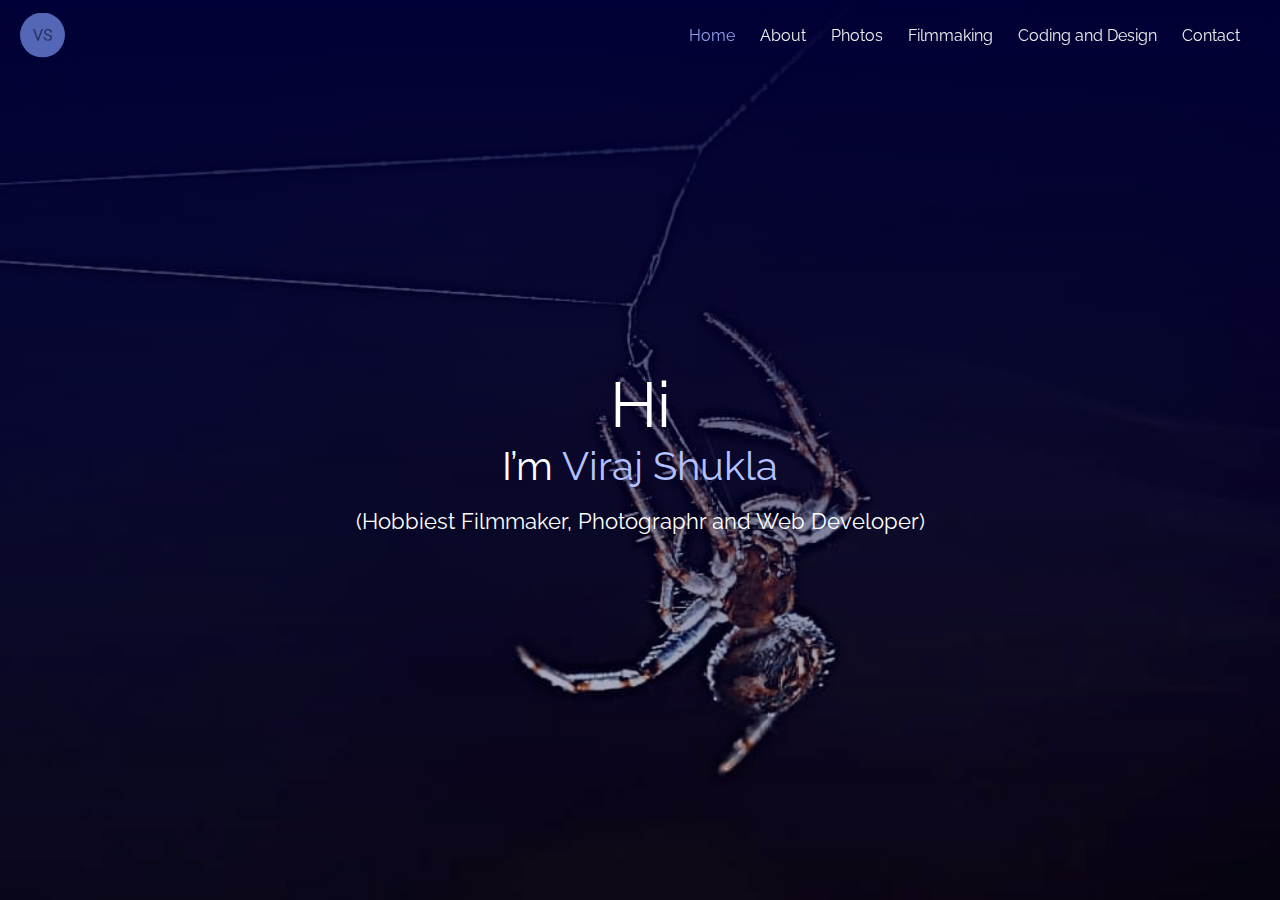
<file: index.html>
<!DOCTYPE html>
<html lang="en">
	<head>
		<meta charset="UTF-8" />
		<meta name="viewport" content="width=device-width, initial-scale=1.0" />
		<title>Viraj's Site</title>
		<link rel="stylesheet" href="css/style.css" />
		<link rel="shortcut icon" href="images/favicon.ico" />
		<link rel="apple-touch-icon" href="images/favicon.png" />
	</head>
	<body>
		<nav style="background-color: transparent">
			<img src="images/logo.svg" alt="logo" class="nav-img" />
			<ul class="nav-ul">
				<li class="nav-li"><a href="#" class="nav-link active">Home</a></li>
				<li class="nav-li"><a href="#" class="nav-link">About</a></li>
				<li class="nav-li"><a href="#" class="nav-link">Photos</a></li>
				<li class="nav-li">
					<a href="#" class="nav-link">Filmmaking</a>
				</li>
				<li class="nav-li">
					<a href="#" class="nav-link">Coding and Design</a>
				</li>
				<li class="nav-li"><a href="#" class="nav-link">Contact</a></li>
			</ul>
		</nav>
		<main>
			<section class="top_img">
				<span style="font-size: 4rem">Hi</span>
				<span style="font-size: 2.5rem"
					>I’m <span style="color: #b2c1ff">Viraj Shukla</span></span
				>
				<span style="margin-top: 20px; font-size: 1.35rem; text-align: center"
					>(Hobbiest Filmmaker, Photographr and Web Developer)</span
				>
			</section>
		</main>
		<script src="js/nav.js"></script>
	</body>
</html>
</file>
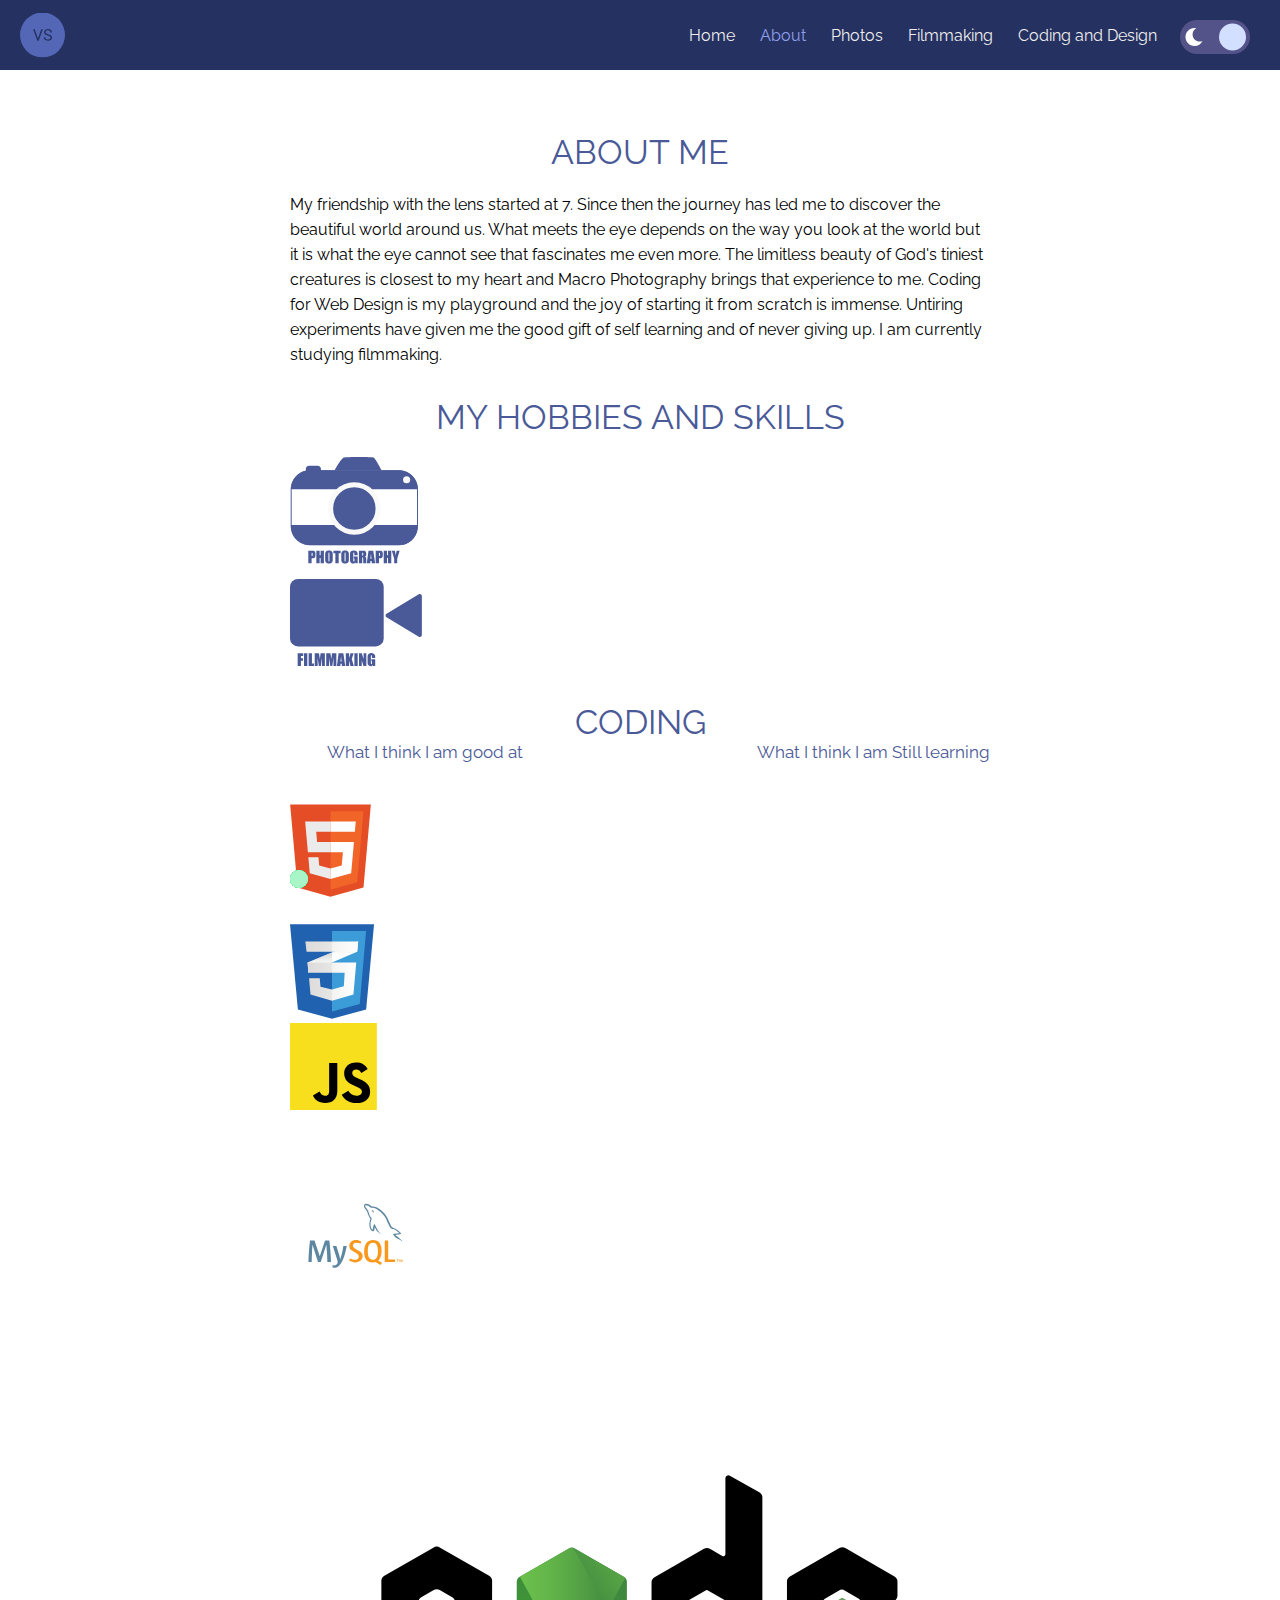
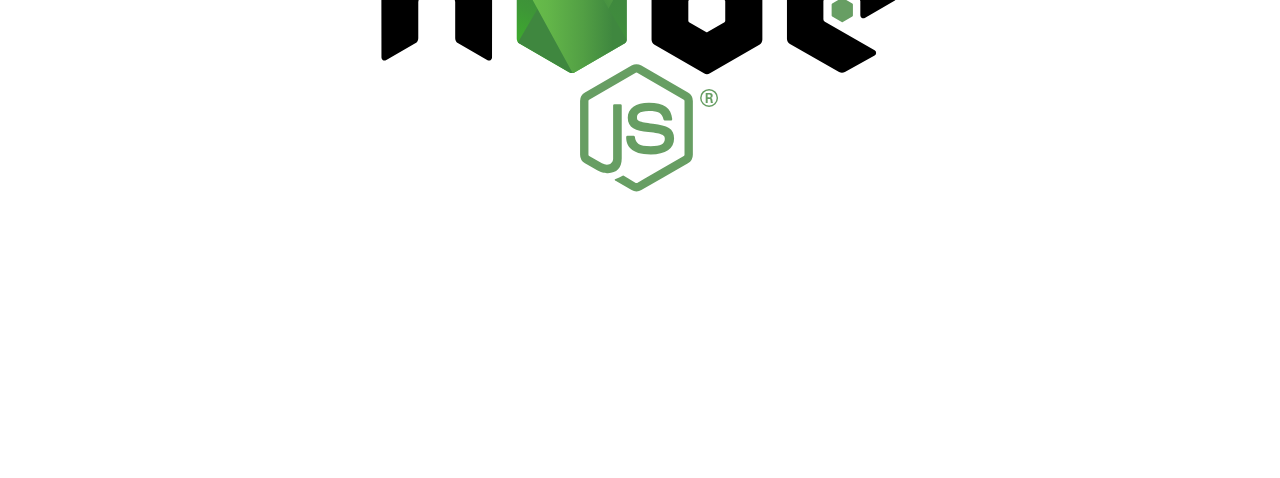
<file: about.html>
<!DOCTYPE html>
<html lang="en">
	<head>
		<meta charset="UTF-8" />
		<meta name="viewport" content="width=device-width, initial-scale=1.0" />
		<title>About</title>
		<link rel="stylesheet" href="css/style.css" />
		<link rel="shortcut icon" href="images/favicon.ico" />
		<link rel="apple-touch-icon" href="images/favicon.png" />
	</head>
	<body>
		<nav>
			<img src="images/logo.svg" alt="logo" class="nav-img" />
			<ul class="nav-ul">
				<li class="nav-li"><a href="#" class="nav-link">Home</a></li>
				<li class="nav-li"><a href="#" class="nav-link active">About</a></li>
				<li class="nav-li"><a href="#" class="nav-link">Photos</a></li>
				<li class="nav-li">
					<a href="#" class="nav-link">Filmmaking</a>
				</li>
				<li class="nav-li">
					<a href="#" class="nav-link">Coding and Design</a>
				</li>
				<li class="nav-li"><a href="#" class="nav-link">Contact</a></li>
			</ul>
		</nav>
		<main>
			<label class="switch">
				<input
					type="checkbox"
					class="darkmode-toggle"
					aria-label="dark mode toggle"
				/>
				<span class="slider"></span>
			</label>
			<section class="content" style="margin-top: 100px">
				<div class="content-container">
					<h1 class="title-about">ABOUT ME</h1>
					<p class="about-p">
						My friendship with the lens started at 7. Since then the journey has
						led me to discover the beautiful world around us. What meets the eye
						depends on the way you look at the world but it is what the eye
						cannot see that fascinates me even more. The limitless beauty of
						God's tiniest creatures is closest to my heart and Macro Photography
						brings that experience to me. Coding for Web Design is my playground
						and the joy of starting it from scratch is immense. Untiring
						experiments have given me the good gift of self learning and of
						never giving up. I am currently studying filmmaking.
					</p>
					<h1 class="title-about" style="padding-top: 30px">
						MY HOBBIES AND SKILLS
					</h1>
					<div class="hobbies-container hobbies-non-coding">
						<div class="hobby">
							<svg
								width="128"
								height="114"
								viewBox="0 0 128 114"
								fill="none"
								xmlns="http://www.w3.org/2000/svg"
							>
								<path
									d="M111.642 13.4153H17.0382C3.87896 15.6487 0.921851 27.3186 0.921875 32.1969H127.759C127.291 19.9166 119.111 14.9374 111.642 13.4153Z"
									fill="var(--camera-svg-pmry)"
								/>
								<path
									d="M127.759 67.9302H0.921875C0.921875 82.5121 11.3474 87.1356 19.5273 88.054H111.286C122.668 86.4243 127.759 77.1772 127.759 67.9302Z"
									fill="var(--camera-svg-pmry)"
								/>
								<rect
									x="1.17578"
									y="13.6714"
									width="126.325"
									height="74.1264"
									rx="18.5"
									stroke="var(--camera-svg-pmry)"
								/>
								<path
									d="M53.718 0.614219C51.4336 1.43318 46.2934 10.1687 44.5801 13.1715H91.4121C91.4121 13.1715 85.1298 1.43317 83.702 0.614219C82.2742 -0.204735 56.0025 -0.204745 53.718 0.614219Z"
									fill="var(--camera-svg-pmry)"
								/>
								<circle
									cx="64.338"
									cy="51.4664"
									r="23.7208"
									fill="var(--camera-svg-pmry)"
									stroke="var(--camera-svg-light)"
									stroke-width="5"
								/>
								<rect
									x="15.7988"
									y="8.78076"
									width="15.1229"
									height="7.31751"
									rx="3.65875"
									fill="var(--camera-svg-pmry)"
								/>
								<circle
									cx="116.619"
									cy="22.7619"
									r="3.55656"
									fill="var(--camera-svg-light)"
								/>
								<path
									d="M18.3164 93.6632H21.6289C22.5247 93.6632 23.2122 93.7335 23.6914 93.8741C24.1757 94.0148 24.5377 94.2179 24.7773 94.4835C25.0221 94.7491 25.1861 95.0721 25.2695 95.4523C25.358 95.8273 25.4023 96.4106 25.4023 97.2023V98.3038C25.4023 99.1111 25.319 99.6997 25.1523 100.069C24.9856 100.439 24.6783 100.723 24.2304 100.921C23.7877 101.119 23.207 101.218 22.4882 101.218H21.6054V106.312H18.3164V93.6632ZM21.6054 95.8273V99.046C21.6992 99.0512 21.7799 99.0538 21.8476 99.0538C22.1497 99.0538 22.358 98.9809 22.4726 98.8351C22.5924 98.684 22.6523 98.3741 22.6523 97.9054V96.8663C22.6523 96.434 22.5846 96.1528 22.4492 96.0226C22.3138 95.8924 22.0325 95.8273 21.6054 95.8273ZM33.9101 93.6632V106.312H30.621V100.999H29.6367V106.312H26.3476V93.6632H29.6367V98.1866H30.621V93.6632H33.9101ZM42.7539 101.069C42.7539 102.34 42.7226 103.241 42.6601 103.773C42.6028 104.299 42.4153 104.78 42.0976 105.218C41.7851 105.655 41.3606 105.991 40.8242 106.226C40.2877 106.46 39.6627 106.577 38.9492 106.577C38.2721 106.577 37.6627 106.468 37.121 106.249C36.5846 106.025 36.1523 105.692 35.8242 105.249C35.496 104.806 35.3007 104.325 35.2382 103.804C35.1757 103.283 35.1445 102.372 35.1445 101.069V98.9054C35.1445 97.6346 35.1731 96.7361 35.2304 96.2101C35.2929 95.6788 35.4804 95.1945 35.7929 94.757C36.1106 94.3195 36.5377 93.9835 37.0742 93.7491C37.6106 93.5148 38.2356 93.3976 38.9492 93.3976C39.6263 93.3976 40.233 93.5096 40.7695 93.7335C41.3111 93.9523 41.746 94.283 42.0742 94.7257C42.4023 95.1684 42.5976 95.6502 42.6601 96.171C42.7226 96.6919 42.7539 97.6033 42.7539 98.9054V101.069ZM39.4648 96.9132C39.4648 96.3247 39.4309 95.9497 39.3632 95.7882C39.3007 95.6215 39.1679 95.5382 38.9648 95.5382C38.7929 95.5382 38.6601 95.6059 38.5664 95.7413C38.4778 95.8715 38.4335 96.2622 38.4335 96.9132V102.819C38.4335 103.554 38.4622 104.007 38.5195 104.179C38.582 104.351 38.7226 104.437 38.9414 104.437C39.1653 104.437 39.3085 104.338 39.371 104.14C39.4335 103.942 39.4648 103.47 39.4648 102.726V96.9132ZM50.6132 93.6632V96.1945H48.6601V106.312H45.371V96.1945H43.4257V93.6632H50.6132ZM58.8789 101.069C58.8789 102.34 58.8476 103.241 58.7851 103.773C58.7278 104.299 58.5403 104.78 58.2226 105.218C57.9101 105.655 57.4856 105.991 56.9492 106.226C56.4127 106.46 55.7877 106.577 55.0742 106.577C54.3971 106.577 53.7877 106.468 53.246 106.249C52.7096 106.025 52.2773 105.692 51.9492 105.249C51.621 104.806 51.4257 104.325 51.3632 103.804C51.3007 103.283 51.2695 102.372 51.2695 101.069V98.9054C51.2695 97.6346 51.2981 96.7361 51.3554 96.2101C51.4179 95.6788 51.6054 95.1945 51.9179 94.757C52.2356 94.3195 52.6627 93.9835 53.1992 93.7491C53.7356 93.5148 54.3606 93.3976 55.0742 93.3976C55.7513 93.3976 56.358 93.5096 56.8945 93.7335C57.4361 93.9523 57.871 94.283 58.1992 94.7257C58.5273 95.1684 58.7226 95.6502 58.7851 96.171C58.8476 96.6919 58.8789 97.6033 58.8789 98.9054V101.069ZM55.5898 96.9132C55.5898 96.3247 55.5559 95.9497 55.4882 95.7882C55.4257 95.6215 55.2929 95.5382 55.0898 95.5382C54.9179 95.5382 54.7851 95.6059 54.6914 95.7413C54.6028 95.8715 54.5585 96.2622 54.5585 96.9132V102.819C54.5585 103.554 54.5872 104.007 54.6445 104.179C54.707 104.351 54.8476 104.437 55.0664 104.437C55.2903 104.437 55.4335 104.338 55.496 104.14C55.5585 103.942 55.5898 103.47 55.5898 102.726V96.9132ZM67.6601 98.3195H64.371V97.171C64.371 96.4471 64.3398 95.9939 64.2773 95.8116C64.2148 95.6294 64.0664 95.5382 63.832 95.5382C63.6289 95.5382 63.4908 95.6163 63.4179 95.7726C63.345 95.9288 63.3085 96.3299 63.3085 96.9757V103.046C63.3085 103.614 63.345 103.989 63.4179 104.171C63.4908 104.348 63.6367 104.437 63.8554 104.437C64.095 104.437 64.2565 104.335 64.3398 104.132C64.4283 103.929 64.4726 103.533 64.4726 102.944V101.444H63.8085V99.5226H67.6601V106.312H65.5898L65.2851 105.405C65.0611 105.796 64.7773 106.09 64.4335 106.288C64.095 106.481 63.694 106.577 63.2304 106.577C62.6783 106.577 62.1601 106.444 61.6757 106.179C61.1966 105.908 60.832 105.575 60.582 105.179C60.332 104.783 60.1757 104.369 60.1132 103.937C60.0507 103.499 60.0195 102.845 60.0195 101.976V98.2179C60.0195 97.0096 60.0846 96.132 60.2148 95.5851C60.345 95.0382 60.7174 94.5382 61.332 94.0851C61.9518 93.6267 62.7513 93.3976 63.7304 93.3976C64.694 93.3976 65.4934 93.5955 66.1289 93.9913C66.7643 94.3872 67.1783 94.8585 67.371 95.4054C67.5638 95.9471 67.6601 96.7361 67.6601 97.7726V98.3195ZM68.9414 93.6632H71.2695C72.8216 93.6632 73.871 93.7231 74.4179 93.8429C74.97 93.9627 75.4179 94.27 75.7617 94.7648C76.1106 95.2544 76.2851 96.0382 76.2851 97.1163C76.2851 98.1007 76.1627 98.7622 75.9179 99.1007C75.6731 99.4392 75.1914 99.6424 74.4726 99.7101C75.1236 99.8715 75.5611 100.088 75.7851 100.359C76.0091 100.629 76.1471 100.879 76.1992 101.109C76.2565 101.332 76.2851 101.955 76.2851 102.976V106.312H73.2304V102.109C73.2304 101.431 73.1757 101.012 73.0664 100.851C72.9622 100.689 72.6835 100.609 72.2304 100.609V106.312H68.9414V93.6632ZM72.2304 95.8273V98.6398C72.6002 98.6398 72.858 98.5903 73.0039 98.4913C73.1549 98.3872 73.2304 98.0564 73.2304 97.4991V96.8038C73.2304 96.4028 73.1575 96.1398 73.0117 96.0148C72.871 95.8898 72.6106 95.8273 72.2304 95.8273ZM83.246 93.6632L85.1289 106.312H81.7617L81.5976 104.038H80.4179L80.2226 106.312H76.8164L78.4882 93.6632H83.246ZM81.5039 101.796C81.3372 100.364 81.1705 98.5955 81.0039 96.4913C80.6705 98.908 80.4622 100.676 80.3789 101.796H81.5039ZM85.6914 93.6632H89.0039C89.8997 93.6632 90.5872 93.7335 91.0664 93.8741C91.5507 94.0148 91.9127 94.2179 92.1523 94.4835C92.3971 94.7491 92.5612 95.0721 92.6445 95.4523C92.733 95.8273 92.7773 96.4106 92.7773 97.2023V98.3038C92.7773 99.1111 92.694 99.6997 92.5273 100.069C92.3606 100.439 92.0533 100.723 91.6054 100.921C91.1627 101.119 90.582 101.218 89.8632 101.218H88.9804V106.312H85.6914V93.6632ZM88.9804 95.8273V99.046C89.0742 99.0512 89.1549 99.0538 89.2226 99.0538C89.5247 99.0538 89.733 98.9809 89.8476 98.8351C89.9674 98.684 90.0273 98.3741 90.0273 97.9054V96.8663C90.0273 96.434 89.9596 96.1528 89.8242 96.0226C89.6888 95.8924 89.4075 95.8273 88.9804 95.8273ZM101.285 93.6632V106.312H97.996V100.999H97.0117V106.312H93.7226V93.6632H97.0117V98.1866H97.996V93.6632H101.285ZM109.621 93.6632L107.223 101.734V106.312H104.176V101.734L101.863 93.6632H104.887C105.361 96.1267 105.626 97.7856 105.684 98.6398C105.866 97.2908 106.171 95.632 106.598 93.6632H109.621Z"
									fill="var(--camera-svg-pmry)"
								/>
							</svg>
						</div>
						<div class="hobby">
							<svg
								width="132"
								height="93"
								viewBox="0 0 132 93"
								fill="none"
								xmlns="http://www.w3.org/2000/svg"
							>
								<g clip-path="url(#clip0)">
									<path
										d="M7.65625 78.3516H13.2266V80.8828H10.9453V83.2812H12.9766V85.6875H10.9453V91H7.65625V78.3516ZM17.3203 78.3516V91H14.0312V78.3516H17.3203ZM21.9297 78.3516V88.4688H23.9297V91H18.6406V78.3516H21.9297ZM34.8828 78.3516V91H32.0078V82.4609L30.8594 91H28.8203L27.6094 82.6562V91H24.7344V78.3516H28.9922C29.1172 79.112 29.25 80.0078 29.3906 81.0391L29.8438 84.2578L30.5938 78.3516H34.8828ZM46.3516 78.3516V91H43.4766V82.4609L42.3281 91H40.2891L39.0781 82.6562V91H36.2031V78.3516H40.4609C40.5859 79.112 40.7188 80.0078 40.8594 81.0391L41.3125 84.2578L42.0625 78.3516H46.3516ZM53.3516 78.3516L55.2344 91H51.8672L51.7031 88.7266H50.5234L50.3281 91H46.9219L48.5938 78.3516H53.3516ZM51.6094 86.4844C51.4427 85.0521 51.276 83.2839 51.1094 81.1797C50.776 83.5964 50.5677 85.3646 50.4844 86.4844H51.6094ZM63.6328 78.3516L61.75 84.0625L63.8125 91H60.4141L59.0859 85.5781V91H55.7969V78.3516H59.0859V83.2656L60.5469 78.3516H63.6328ZM67.6797 78.3516V91H64.3906V78.3516H67.6797ZM76.3438 78.3516V91H73.4609L71.75 85.25V91H69V78.3516H71.75L73.5938 84.0469V78.3516H76.3438ZM85.2188 83.0078H81.9297V81.8594C81.9297 81.1354 81.8984 80.6823 81.8359 80.5C81.7734 80.3177 81.625 80.2266 81.3906 80.2266C81.1875 80.2266 81.0495 80.3047 80.9766 80.4609C80.9036 80.6172 80.8672 81.0182 80.8672 81.6641V87.7344C80.8672 88.3021 80.9036 88.6771 80.9766 88.8594C81.0495 89.0365 81.1953 89.125 81.4141 89.125C81.6536 89.125 81.8151 89.0234 81.8984 88.8203C81.987 88.6172 82.0312 88.2214 82.0312 87.6328V86.1328H81.3672V84.2109H85.2188V91H83.1484L82.8438 90.0938C82.6198 90.4844 82.3359 90.7786 81.9922 90.9766C81.6536 91.1693 81.2526 91.2656 80.7891 91.2656C80.237 91.2656 79.7188 91.1328 79.2344 90.8672C78.7552 90.5964 78.3906 90.263 78.1406 89.8672C77.8906 89.4714 77.7344 89.0573 77.6719 88.625C77.6094 88.1875 77.5781 87.5339 77.5781 86.6641V82.9062C77.5781 81.6979 77.6432 80.8203 77.7734 80.2734C77.9036 79.7266 78.276 79.2266 78.8906 78.7734C79.5104 78.3151 80.3099 78.0859 81.2891 78.0859C82.2526 78.0859 83.0521 78.2839 83.6875 78.6797C84.3229 79.0755 84.737 79.5469 84.9297 80.0938C85.1224 80.6354 85.2188 81.4245 85.2188 82.4609V83.0078Z"
										fill="var(--camera-svg-pmry)"
									/>
									<rect
										y="4"
										width="93.6997"
										height="67.4638"
										rx="8"
										fill="var(--camera-svg-pmry)"
									/>
									<path
										d="M96.5185 42.2532C95.2342 41.4746 95.2342 39.6112 96.5185 38.8326L128.81 19.2572C130.142 18.4492 131.846 19.4088 131.846 20.9674L131.846 60.1184C131.846 61.677 130.142 62.6366 128.81 61.8286L96.5185 42.2532Z"
										fill="var(--camera-svg-pmry)"
									/>
								</g>
								<defs>
									<clipPath id="clip0">
										<rect width="132" height="93" fill="white" />
									</clipPath>
								</defs>
							</svg>
						</div>
					</div>
					<h1
						class="title-about"
						style="
							padding-top: 30px;
							display: flex;
							align-items: center;
							flex-direction: column;
						"
					>
						CODING
						<div class="container-2">
							<p class="text-small">What I think I am good at</p>
							<div class="xp"></div>
							<p class="text-small tm1">What I think I am Still learning</p>
						</div>
					</h1>

					<div
						class="hobbies-container hobbies-container1"
						style="margin-bottom: 30px"
					>
						<div class="hobby html">
							<svg
								width="81"
								height="115"
								viewBox="0 0 81 115"
								fill="none"
								xmlns="http://www.w3.org/2000/svg"
							>
								<path
									d="M80.8523 22.5432L73.4993 105.483L40.4471 114.71L7.48602 105.496L0.140625 22.5432H80.8523Z"
									fill="#E44D26"
								/>
								<path
									d="M40.4961 107.657L67.2039 100.202L73.4872 29.3257H40.4961V107.657Z"
									fill="#F16529"
								/>
								<path
									d="M26.2028 49.6737H40.4968V39.4999H15.1602L15.4019 42.2293L17.8855 70.2657H40.4968V60.0919H27.1263L26.2028 49.6737V49.6737ZM28.4801 75.3528H18.3369L19.7524 91.3273L40.4503 97.1123L40.4968 97.0996V86.5145L40.4525 86.5263L29.1995 83.4668L28.4801 75.3528V75.3528Z"
									fill="#EBEBEB"
								/>
								<path
									d="M7.65039 0H12.7852V5.1081H17.4825V0H22.6177V15.4686H17.4828V10.2888H12.7856V15.4686H7.65071V0H7.65039ZM29.3699 5.12977H24.8501V0H39.0283V5.12977H34.5057V15.4686H29.3708V5.12977H29.3705H29.3699ZM41.2784 0H46.6325L49.926 5.43526L53.2164 0H58.5727V15.4686H53.4587V7.80152L49.926 13.3015H49.8374L46.3025 7.80152V15.4686H41.2784V0ZM61.1281 0H66.2645V10.3557H73.4856V15.4686H61.1278V0H61.1281Z"
									fill="var(--logo-text-color)"
								/>
								<path
									d="M40.4613 70.2657H52.9035L51.7304 83.4605L40.4609 86.5231V97.1076L61.1753 91.3273L61.3271 89.6084L63.7019 62.8239L63.9484 60.0919H40.4613V70.2657ZM40.4613 49.6489V49.6737H64.8678L65.0702 47.3871L65.5309 42.2293L65.7723 39.4999H40.4613V49.6492V49.6489Z"
									fill="white"
								/>
							</svg>
							<div class="dot"></div>
						</div>
						<div class="hobby css">
							<svg
								width="85"
								height="118"
								viewBox="0 0 85 118"
								fill="none"
								xmlns="http://www.w3.org/2000/svg"
							>
								<path
									d="M76.1632 108.535L42.0212 117.728L7.87866 108.535L0 23.1797H84.0429L76.1632 108.535Z"
									fill="#2062AF"
								/>
								<path
									d="M42.0195 30.0935V110.396L42.0967 110.417L69.7265 102.977L76.1039 30.0935H42.0195V30.0935Z"
									fill="#3C9CD7"
								/>
								<path
									d="M22.645 10.6394V5.55907H30.0572V0H17.0859V15.7122H30.0572V10.6394H22.645ZM43.3909 5.55907H48.573V0H35.6005V5.55907C37.336 7.29462 38.2412 8.1253 40.7513 10.6354C39.2839 10.6354 35.6005 10.6406 35.6005 10.6404V15.7122H48.573V10.6394L43.3909 5.55907ZM61.7771 5.55907H66.959V0H53.986V5.55907C55.7215 7.29462 56.6271 8.1253 59.1372 10.6354C57.6704 10.6354 53.986 10.6406 53.986 10.6404V15.7122H66.9592V10.6394L61.7771 5.55907V5.55907Z"
									fill="var(--logo-text-color)"
								/>
								<path
									d="M41.9913 51.4356L17.5547 61.6128L18.3651 71.689L41.9913 61.5872L67.1235 50.8421L68.1654 40.5345L41.9913 51.4356Z"
									fill="white"
								/>
								<path
									d="M17.5547 61.6128L18.3651 71.689L41.9913 61.5873V51.4357L17.5547 61.6128V61.6128Z"
									fill="url(#paint0_linear)"
								/>
								<path
									d="M68.1644 40.5348L41.9902 51.4356V61.5872L67.1224 50.8421L68.1644 40.5348Z"
									fill="url(#paint1_linear)"
								/>
								<path
									d="M17.5898 61.6128L18.4005 71.689L54.6518 71.8045L53.8409 85.2393L41.9121 88.5976L30.4451 85.7022L29.7502 77.3634H19.0953L20.4852 93.4618L42.0279 99.8315L63.4538 93.5774L66.2336 61.6128H17.5898V61.6128Z"
									fill="url(#paint2_linear)"
								/>
								<path
									opacity="0.05"
									d="M41.9913 61.6128H17.5547L18.3651 71.689L41.9913 71.7644V61.6128ZM41.9913 88.5655L41.8755 88.5978L30.4099 85.7025L29.7151 77.3636H19.0604L20.45 93.4621L41.9913 99.8318V88.5655Z"
									fill="black"
								/>
								<path
									d="M15.3535 40.5348H68.165L67.123 50.8423H16.6274L15.3535 40.5348V40.5348Z"
									fill="url(#paint3_linear)"
								/>
								<path
									opacity="0.05"
									d="M41.9909 40.5348H15.3535L16.6274 50.8423H41.9909V40.5348V40.5348Z"
									fill="black"
								/>
								<defs>
									<linearGradient
										id="paint0_linear"
										x1="29.773"
										y1="71.6892"
										x2="29.773"
										y2="51.4359"
										gradientUnits="userSpaceOnUse"
									>
										<stop
											offset="0.387"
											stop-color="#D1D3D4"
											stop-opacity="0"
										/>
										<stop offset="1" stop-color="#D1D3D4" />
									</linearGradient>
									<linearGradient
										id="paint1_linear"
										x1="55.0771"
										y1="61.5875"
										x2="55.0771"
										y2="40.535"
										gradientUnits="userSpaceOnUse"
									>
										<stop
											offset="0.387"
											stop-color="#D1D3D4"
											stop-opacity="0"
										/>
										<stop offset="1" stop-color="#D1D3D4" />
									</linearGradient>
									<linearGradient
										id="paint2_linear"
										x1="17.5898"
										y1="80.7224"
										x2="66.2334"
										y2="80.7224"
										gradientUnits="userSpaceOnUse"
									>
										<stop stop-color="#E8E7E5" />
										<stop offset="1" stop-color="white" />
									</linearGradient>
									<linearGradient
										id="paint3_linear"
										x1="15.3535"
										y1="45.6885"
										x2="68.1648"
										y2="45.6885"
										gradientUnits="userSpaceOnUse"
									>
										<stop stop-color="#E8E7E5" />
										<stop offset="1" stop-color="white" />
									</linearGradient>
								</defs>
							</svg>
							<div class="dot"></div>
						</div>
						<div class="hobby js">
							<svg
								width="87"
								height="103"
								viewBox="0 0 87 103"
								fill="none"
								xmlns="http://www.w3.org/2000/svg"
							>
								<path
									d="M6.83503 89.6014V96.4696C6.83503 97.4979 6.82445 98.1602 6.80329 98.4564C6.78213 98.7484 6.6848 99.0129 6.5113 99.2499C6.34202 99.4869 6.10928 99.6519 5.81305 99.745C5.52106 99.8339 5.07884 99.8783 4.48639 99.8783H3.14704V98.0819C3.30784 98.0946 3.42422 98.101 3.49616 98.101C3.68659 98.101 3.83682 98.0544 3.94684 97.9613C4.05687 97.8682 4.12034 97.7539 4.13727 97.6185C4.1542 97.4831 4.16266 97.2207 4.16266 96.8314V89.6014H6.83503ZM14.6294 89.6014L16.1592 99.8783H13.4234L13.2901 98.0311H12.3316L12.1729 99.8783H9.40532L10.7637 89.6014H14.6294ZM13.2139 96.2094C13.0785 95.0456 12.9431 93.6089 12.8077 91.8993C12.5368 93.8628 12.3676 95.2995 12.2998 96.2094H13.2139ZM25.1089 89.6014L23.7505 99.8783H19.6944L18.1519 89.6014H20.9702C21.2961 92.4325 21.5288 94.8256 21.6685 96.7806C21.8081 94.8044 21.9541 93.0482 22.1065 91.5121L22.2906 89.6014H25.1089ZM32.3257 89.6014L33.8555 99.8783H31.1196L30.9863 98.0311H30.0278L29.8691 99.8783H27.1016L28.46 89.6014H32.3257ZM30.9102 96.2094C30.7747 95.0456 30.6393 93.6089 30.5039 91.8993C30.2331 93.8628 30.0638 95.2995 29.9961 96.2094H30.9102ZM42.1196 92.7118H39.6377V91.9501C39.6377 91.5946 39.6059 91.3682 39.5425 91.2709C39.479 91.1735 39.3732 91.1249 39.2251 91.1249C39.0643 91.1249 38.9416 91.1905 38.8569 91.3217C38.7765 91.4528 38.7363 91.6517 38.7363 91.9183C38.7363 92.2611 38.7829 92.5192 38.876 92.6927C38.9648 92.8663 39.2166 93.0757 39.6313 93.3212C40.8205 94.0279 41.5695 94.6076 41.8784 95.0604C42.1873 95.5132 42.3418 96.2432 42.3418 97.2504C42.3418 97.9825 42.255 98.522 42.0815 98.869C41.9123 99.216 41.5822 99.508 41.0913 99.745C40.6004 99.9777 40.0291 100.094 39.3774 100.094C38.6623 100.094 38.0508 99.9587 37.543 99.6879C37.0394 99.417 36.7093 99.0721 36.5527 98.6532C36.3961 98.2343 36.3179 97.6397 36.3179 96.8695V96.1967H38.7998V97.4471C38.7998 97.8322 38.8336 98.0798 38.9014 98.1898C38.9733 98.2998 39.0981 98.3549 39.2759 98.3549C39.4536 98.3549 39.5848 98.285 39.6694 98.1454C39.7583 98.0057 39.8027 97.7984 39.8027 97.5233C39.8027 96.9182 39.7202 96.5225 39.5552 96.3363C39.3859 96.1501 38.9691 95.8391 38.3047 95.4032C37.6403 94.9631 37.2002 94.6436 36.9844 94.4447C36.7685 94.2458 36.5887 93.9707 36.4448 93.6195C36.3052 93.2683 36.2353 92.8197 36.2353 92.2738C36.2353 91.4867 36.3348 90.9112 36.5337 90.5472C36.7368 90.1833 37.0627 89.8998 37.5112 89.6967C37.9598 89.4893 38.5015 89.3856 39.1362 89.3856C39.8302 89.3856 40.4206 89.4978 40.9072 89.722C41.3981 89.9463 41.7218 90.2299 41.8784 90.5726C42.0392 90.9112 42.1196 91.4888 42.1196 92.3055V92.7118ZM51.5708 94.0829H48.8984V92.2928C48.8984 91.7723 48.8688 91.4486 48.8095 91.3217C48.7545 91.1905 48.6297 91.1249 48.435 91.1249C48.215 91.1249 48.0753 91.2032 48.0161 91.3597C47.9568 91.5163 47.9272 91.8549 47.9272 92.3754V97.1488C47.9272 97.6482 47.9568 97.974 48.0161 98.1263C48.0753 98.2787 48.2086 98.3549 48.416 98.3549C48.6149 98.3549 48.7439 98.2787 48.8032 98.1263C48.8667 97.974 48.8984 97.6164 48.8984 97.0536V95.765H51.5708V96.1649C51.5708 97.2271 51.4946 97.9803 51.3423 98.4247C51.1941 98.869 50.8619 99.2583 50.3457 99.5927C49.8336 99.927 49.201 100.094 48.4477 100.094C47.6648 100.094 47.0195 99.9524 46.5117 99.6688C46.0039 99.3853 45.6674 98.9939 45.5024 98.4945C45.3374 97.9909 45.2548 97.2356 45.2548 96.2284V93.226C45.2548 92.4854 45.2802 91.931 45.331 91.5629C45.3818 91.1905 45.532 90.8329 45.7817 90.4901C46.0356 90.1473 46.3847 89.8786 46.8291 89.684C47.2776 89.4851 47.7918 89.3856 48.3715 89.3856C49.1587 89.3856 49.8082 89.538 50.3203 89.8427C50.8323 90.1473 51.1687 90.5282 51.3296 90.9852C51.4904 91.438 51.5708 92.1447 51.5708 93.1053V94.0829ZM54.6743 89.6014H56.5659C57.8269 89.6014 58.6796 89.6501 59.124 89.7474C59.5725 89.8448 59.9365 90.0944 60.2158 90.4965C60.4993 90.8942 60.6411 91.5311 60.6411 92.4071C60.6411 93.2069 60.5416 93.7443 60.3427 94.0194C60.1438 94.2945 59.7524 94.4595 59.1684 94.5145C59.6974 94.6457 60.0528 94.8213 60.2348 95.0414C60.4168 95.2614 60.5289 95.4646 60.5712 95.6508C60.6178 95.8327 60.6411 96.3384 60.6411 97.1678V99.8783H58.1591V96.4633C58.1591 95.9131 58.1147 95.5725 58.0258 95.4413C57.9412 95.3101 57.7148 95.2445 57.3466 95.2445V99.8783H54.6743V89.6014ZM57.3466 91.3597V93.6449C57.6471 93.6449 57.8566 93.6047 57.975 93.5243C58.0978 93.4397 58.1591 93.1709 58.1591 92.7181V92.1532C58.1591 91.8274 58.0999 91.6136 57.9814 91.5121C57.8671 91.4105 57.6555 91.3597 57.3466 91.3597ZM66.4994 89.6014V99.8783H63.8271V89.6014H66.4994ZM69.7172 89.6014H72.4086C73.1365 89.6014 73.6951 89.6586 74.0844 89.7728C74.4779 89.8871 74.772 90.0521 74.9667 90.2679C75.1656 90.4838 75.2989 90.7461 75.3666 91.0551C75.4385 91.3597 75.4745 91.8337 75.4745 92.4769V93.3719C75.4745 94.0279 75.4068 94.5061 75.2714 94.8065C75.136 95.107 74.8863 95.3376 74.5224 95.4984C74.1627 95.6592 73.6908 95.7396 73.1068 95.7396H72.3896V99.8783H69.7172V89.6014ZM72.3896 91.3597V93.975C72.4657 93.9792 72.5313 93.9813 72.5863 93.9813C72.8318 93.9813 73.001 93.9221 73.0941 93.8036C73.1915 93.6809 73.2401 93.4291 73.2401 93.0482V92.204C73.2401 91.8527 73.1851 91.6242 73.0751 91.5184C72.9651 91.4126 72.7366 91.3597 72.3896 91.3597ZM83.7704 89.6014V91.6581H82.1835V99.8783H79.5111V91.6581H77.9306V89.6014H83.7704Z"
									fill="var(--logo-text-color)"
								/>
								<g clip-path="url(#clip0)">
									<path d="M86.8783 0H0V86.8783H86.8783V0Z" fill="#F7DF1E" />
									<path
										d="M58.3599 67.874C60.1099 70.7313 62.3867 72.8316 66.4134 72.8316C69.7962 72.8316 71.9571 71.1409 71.9571 68.8048C71.9571 66.0054 69.7369 65.0139 66.0135 63.3853L63.9726 62.5096C58.0814 59.9998 54.1677 56.8556 54.1677 50.2087C54.1677 44.0859 58.833 39.4248 66.1238 39.4248C71.3145 39.4248 75.0461 41.2313 77.7352 45.9614L71.3779 50.0433C69.9782 47.5334 68.4682 46.5447 66.1238 46.5447C63.7326 46.5447 62.2171 48.0616 62.2171 50.0433C62.2171 52.4924 63.734 53.4839 67.2367 55.0008L69.2776 55.8751C76.2141 58.8497 80.1305 61.8821 80.1305 68.7C80.1305 76.0502 74.3566 80.0769 66.6024 80.0769C59.0205 80.0769 54.1222 76.4639 51.7255 71.7283L58.3599 67.874ZM29.5205 68.5814C30.803 70.8568 31.9696 72.7805 34.7746 72.7805C37.4568 72.7805 39.1488 71.7311 39.1488 67.6506V39.8909H47.3126V67.7609C47.3126 76.2143 42.3564 80.0618 35.1221 80.0618C28.5855 80.0618 24.8001 76.679 22.875 72.6047L29.5205 68.5814Z"
										fill="black"
									/>
								</g>
							</svg>
							<div class="dot"></div>
						</div>
						<div class="hobby php">
							<svg
								width="106"
								height="53"
								viewBox="0 0 106 53"
								fill="none"
								xmlns="http://www.w3.org/2000/svg"
							>
								<path
									d="M8.03374 11.7904H23.09C27.5091 11.8275 30.7114 13.1016 32.6968 15.6106C34.6821 18.1197 35.3372 21.5466 34.6631 25.8916C34.4012 27.877 33.8204 29.8242 32.9215 31.7343C32.0597 33.6444 30.8619 35.3669 29.326 36.9029C27.4529 38.8501 25.4495 40.086 23.3147 40.6107C21.1799 41.1354 18.9698 41.3973 16.6855 41.3973H9.94386L7.80902 52.0715H0L8.03374 11.7904V11.7904ZM14.6068 18.1949L11.236 35.0489C11.4607 35.086 11.6854 35.1051 11.9102 35.1051C12.172 35.1051 12.4349 35.1051 12.6967 35.1051C16.2922 35.1422 19.2888 34.7871 21.6855 34.0377C24.0821 33.2512 25.6933 30.5174 26.517 25.8354C27.1911 21.9028 26.517 19.6365 24.4945 19.0376C22.5091 18.4387 20.0192 18.1578 17.0225 18.1949C16.5731 18.232 16.1427 18.2511 15.7304 18.2511C15.3562 18.2511 14.963 18.2511 14.5506 18.2511L14.6068 18.1949"
									fill="var(--logo-text-color)"
								/>
								<path
									d="M43.5587 1.06006H51.3115L49.1205 11.7904H56.0868C59.907 11.8657 62.7531 12.6522 64.6262 14.15C66.5363 15.6478 67.0981 18.4949 66.3116 22.6894L62.5475 41.3973H54.6823L58.2778 23.5321C58.652 21.659 58.5396 20.3298 57.9407 19.5433C57.3418 18.7568 56.0497 18.3635 54.0643 18.3635L47.8283 18.3073L43.2216 41.3973H35.4688L43.5587 1.06006Z"
									fill="var(--logo-text-color)"
								/>
								<path
									d="M74.6373 11.7904H89.6935C94.1126 11.8275 97.3149 13.1016 99.3003 15.6106C101.286 18.1197 101.941 21.5466 101.267 25.8916C101.005 27.877 100.424 29.8242 99.525 31.7343C98.6632 33.6444 97.4654 35.3669 95.9295 36.9029C94.0564 38.8501 92.0531 40.086 89.9182 40.6107C87.7834 41.1354 85.5733 41.3973 83.289 41.3973H76.5474L74.4125 52.0715H66.6035L74.6373 11.7904V11.7904ZM81.2103 18.1949L77.8395 35.0489C78.0642 35.086 78.289 35.1051 78.5137 35.1051C78.7755 35.1051 79.0384 35.1051 79.3002 35.1051C82.8957 35.1422 85.8923 34.7871 88.289 34.0377C90.6856 33.2512 92.2968 30.5174 93.1205 25.8354C93.7946 21.9028 93.1205 19.6365 91.098 19.0376C89.1126 18.4387 86.6227 18.1578 83.626 18.1949C83.1766 18.232 82.7462 18.2511 82.3339 18.2511C81.9597 18.2511 81.5665 18.2511 81.1541 18.2511L81.2103 18.1949"
									fill="var(--logo-text-color)"
								/>
							</svg>
							<div class="dot"></div>
						</div>
						<div class="hobby mysql">
							<svg
								width="134"
								height="93"
								viewBox="0 0 134 93"
								fill="none"
								xmlns="http://www.w3.org/2000/svg"
							>
								<g clip-path="url(#clip0)">
									<path
										d="M41.0177 75.1062H37.3899C37.2616 68.9755 36.9083 63.2118 36.3307 57.8111H36.2984L30.7751 75.1062H28.0131L22.5227 57.8111H22.4912C22.0839 62.9964 21.8273 68.7614 21.7208 75.1062H18.4141C18.6272 67.3907 19.1627 60.1574 20.0187 53.4055H24.515L29.7481 69.351H29.7804L35.0457 53.4055H39.3478C40.29 61.314 40.8466 68.548 41.0177 75.1062V75.1062ZM56.7506 59.0955C55.2735 67.1205 53.3247 72.9515 50.9062 76.5913C49.0219 79.3931 46.9574 80.7954 44.7092 80.7954C44.1098 80.7954 43.3703 80.6143 42.494 80.255V78.32C42.9223 78.3817 43.4249 78.4168 44.0026 78.4168C45.0527 78.4168 45.8967 78.1277 46.5403 77.5479C47.31 76.8419 47.6948 76.0481 47.6948 75.17C47.6948 74.5679 47.3948 73.3368 46.7961 71.4727L42.8151 59.0948H46.379L49.2364 68.3522C49.8785 70.4543 50.1463 71.9219 50.039 72.7578C51.6016 68.5796 52.6931 64.0239 53.3149 59.094H56.7506V59.0955V59.0955Z"
										fill="#5D87A1"
									/>
									<path
										d="M105.04 75.1063H94.7354V53.4056H98.2019V72.435H105.04V75.1063ZM92.0379 75.6306L88.0533 73.6619C88.4066 73.3713 88.7445 73.0569 89.0488 72.6926C90.7424 70.7008 91.5872 67.7551 91.5872 63.8535C91.5872 56.6742 88.7733 53.0828 83.1434 53.0828C80.3828 53.0828 78.2293 53.9938 76.6892 55.8165C74.9969 57.8098 74.1522 60.7449 74.1522 64.6255C74.1522 68.4401 74.9009 71.2384 76.3989 73.0134C77.7694 74.6213 79.8353 75.4264 82.598 75.4264C83.6285 75.4264 84.5742 75.3 85.4357 75.0453L90.6233 78.0688L92.0379 75.6306ZM79.1301 70.7639C78.2524 69.3504 77.8136 67.0806 77.8136 63.951C77.8136 58.4871 79.4715 55.7519 82.7908 55.7519C84.5258 55.7519 85.7975 56.4061 86.6106 57.7115C87.4869 59.1272 87.9278 61.3766 87.9278 64.4627C87.9278 69.9715 86.2685 72.7263 82.9513 72.7263C81.2156 72.727 79.944 72.075 79.1301 70.7639V70.7639ZM72.6415 69.0914C72.6415 70.9317 71.9671 72.4414 70.6198 73.624C69.271 74.8017 67.4624 75.392 65.196 75.392C63.0761 75.392 61.0207 74.714 59.0312 73.365L59.9629 71.5016C61.6748 72.3599 63.2247 72.7867 64.6162 72.7867C65.9222 72.7867 66.9429 72.4968 67.6832 71.922C68.4228 71.3451 68.8637 70.5358 68.8637 69.5125C68.8637 68.2232 67.9657 67.1213 66.3183 66.1984C64.7992 65.3631 61.761 63.6169 61.761 63.6169C60.1143 62.4153 59.2899 61.1253 59.2899 59.0001C59.2899 57.2413 59.9047 55.8214 61.135 54.7412C62.3667 53.6569 63.9559 53.1165 65.904 53.1165C67.9159 53.1165 69.7449 53.6562 71.3923 54.7244L70.5567 56.5885C69.1476 55.9891 67.7568 55.6895 66.3849 55.6895C65.2738 55.6895 64.4158 55.9569 63.8192 56.4938C63.2177 57.0286 62.8469 57.7129 62.8469 58.5523C62.8469 59.8353 63.7638 60.9513 65.4561 61.8925C66.9955 62.7291 70.1094 64.5055 70.1094 64.5055C71.7982 65.7049 72.6415 66.983 72.6415 69.0914"
										fill="#F8981D"
									/>
									<path
										d="M109.393 46.1371C107.297 46.0837 105.674 46.295 104.312 46.8719C103.919 47.0292 103.293 47.0292 103.239 47.5268C103.451 47.7373 103.476 48.077 103.66 48.3676C103.974 48.8919 104.522 49.5972 105.021 49.965C105.57 50.3861 106.121 50.803 106.699 51.1701C107.718 51.8011 108.872 52.1681 109.865 52.797C110.443 53.1627 111.018 53.6357 111.597 54.0295C111.882 54.2393 112.064 54.5797 112.433 54.711V54.631C112.248 54.3951 112.196 54.054 112.014 53.7915L111.228 53.0321C110.468 52.0102 109.523 51.1182 108.505 50.3854C107.666 49.8071 105.833 49.021 105.493 48.0539L105.439 48.0005C106.015 47.9465 106.699 47.7373 107.246 47.5766C108.137 47.3415 108.95 47.3948 109.864 47.1597C110.285 47.0544 110.702 46.9225 111.124 46.7926V46.5561C110.65 46.0837 110.312 45.4563 109.814 45.0099C108.48 43.8568 107.011 42.7289 105.493 41.7849C104.679 41.2592 103.633 40.9209 102.768 40.4738C102.456 40.3159 101.93 40.238 101.746 39.9755C101.277 39.3986 101.012 38.6392 100.672 37.9563C99.9145 36.5154 99.1792 34.9165 98.5258 33.3928C98.0533 32.3709 97.7659 31.3504 97.1897 30.405C94.4908 25.9482 91.5598 23.2489 87.0551 20.5994C86.087 20.0477 84.9352 19.8126 83.7049 19.5234L81.74 19.4196C81.3208 19.2357 80.9009 18.7366 80.5349 18.5008C79.0404 17.5575 75.1925 15.513 74.0933 18.2124C73.3852 19.9186 75.1406 21.596 75.7435 22.4614C76.1886 23.0622 76.7655 23.7458 77.0768 24.428C77.2612 24.8737 77.313 25.3467 77.4974 25.8177C77.9166 26.9715 78.3085 28.2552 78.8595 29.3319C79.1469 29.8807 79.4603 30.4576 79.8276 30.9545C80.0379 31.2451 80.4038 31.3736 80.4837 31.8473C80.1185 32.3695 80.0898 33.1577 79.8802 33.8132C78.938 36.7757 79.306 40.4457 80.6415 42.6229C81.0593 43.2784 82.0561 44.7214 83.3895 44.1684C84.57 43.6967 84.3085 42.2025 84.6478 40.8921C84.7256 40.5756 84.6744 40.3678 84.8315 40.1601V40.2113C85.1967 40.9448 85.5654 41.6515 85.904 42.3871C86.7165 43.6708 88.1311 45.0085 89.3096 45.8978C89.937 46.3722 90.434 47.1836 91.2198 47.4734V47.3948H91.1679C91.0088 47.1597 90.7761 47.0544 90.5672 46.8719C90.0947 46.3996 89.5717 45.8227 89.2051 45.2991C88.1073 43.8301 87.1357 42.2039 86.2734 40.5258C85.8514 39.7116 85.4876 38.8216 85.1476 38.0089C84.9892 37.6952 84.9892 37.2221 84.7263 37.0642C84.3323 37.6404 83.7582 38.1394 83.4708 38.8455C82.9724 39.9748 82.9205 41.3638 82.7354 42.8082L82.6324 42.8587C81.7982 42.6489 81.5079 41.7849 81.1911 41.0514C80.4066 39.1887 80.2748 36.1988 80.9555 34.0497C81.1378 33.5002 81.9264 31.7694 81.6117 31.2458C81.454 30.744 80.9296 30.4583 80.6422 30.0632C80.3043 29.5663 79.9341 28.9374 79.6986 28.3858C79.0705 26.9182 78.7543 25.292 78.0779 23.8251C77.7617 23.1415 77.2128 22.434 76.7684 21.8045C76.2692 21.097 75.7203 20.5987 75.3257 19.76C75.1953 19.4715 75.0123 18.9998 75.2219 18.6861C75.2731 18.4756 75.3796 18.3969 75.5885 18.3443C75.9278 18.0572 76.8973 18.4222 77.2373 18.5801C78.2082 18.9732 79.02 19.3402 79.8304 19.8905C80.197 20.1537 80.5903 20.652 81.0607 20.7833H81.6117C82.448 20.9657 83.3909 20.8338 84.1781 21.071C85.5654 21.5174 86.8223 22.1722 87.9496 22.879C91.3797 25.0569 94.2083 28.1513 96.1178 31.8473C96.4312 32.4495 96.5644 33.0012 96.8504 33.6293C97.4021 34.9151 98.0842 36.2262 98.6317 37.4846C99.182 38.7164 99.7063 39.9741 100.492 40.9974C100.884 41.5477 102.459 41.8361 103.164 42.1246C103.687 42.3597 104.5 42.5689 104.971 42.8573C105.862 43.4069 106.749 44.0378 107.587 44.6421C108.004 44.9566 109.315 45.6121 109.393 46.1371V46.1371ZM82.68 23.352C82.3185 23.3483 81.958 23.3927 81.6082 23.484V23.5366H81.6586C81.8697 23.9556 82.2363 24.2462 82.4978 24.6119C82.7088 25.0323 82.8917 25.4492 83.0985 25.8689L83.149 25.817C83.5184 25.5552 83.7021 25.1355 83.7021 24.5059C83.543 24.3206 83.5184 24.1395 83.386 23.9556C83.2317 23.6931 82.8917 23.5626 82.68 23.352"
										fill="#5D87A1"
									/>
									<path
										d="M111.886 75.1027H112.429V72.4441H111.615L110.951 74.2584L110.23 72.4441H109.446V75.1027H109.959V73.0799H109.987L110.743 75.1027H111.133L111.886 73.0799V75.1027ZM107.515 75.1027H108.09V72.8947H108.841V72.4434H106.732V72.8947H107.514L107.515 75.1027Z"
										fill="#F8981D"
									/>
								</g>
								<defs>
									<clipPath id="clip0">
										<rect width="134" height="93" fill="white" />
									</clipPath>
								</defs>
							</svg>
							<div class="dot"></div>
						</div>
						<div class="hobby node">
							<svg
								id="Layer_1"
								data-name="Layer 1"
								xmlns="http://www.w3.org/2000/svg"
								xmlns:xlink="http://www.w3.org/1999/xlink"
								viewBox="0 0 600 600"
							>
								<defs>
									<linearGradient
										id="linear-gradient"
										x1="258.7"
										y1="244.71"
										x2="220.64"
										y2="322.37"
										gradientUnits="userSpaceOnUse"
									>
										<stop offset="0" stop-color="#3f873f" />
										<stop offset="0.33" stop-color="#3f8b3d" />
										<stop offset="0.64" stop-color="#3e9637" />
										<stop offset="0.93" stop-color="#3da92e" />
										<stop offset="1" stop-color="#3dae2b" />
									</linearGradient>
									<clipPath id="clip-path">
										<path
											d="M244.12,226.61a5.09,5.09,0,0,0-5.09,0L196.9,250.92a5.09,5.09,0,0,0-2.55,4.41V304a5.08,5.08,0,0,0,2.55,4.4L239,332.74a5.09,5.09,0,0,0,5.09,0l42.13-24.34a5.09,5.09,0,0,0,2.54-4.4V255.33a5.09,5.09,0,0,0-2.55-4.41Z"
											style="fill: url(#linear-gradient); clip-rule: evenodd"
										/>
									</clipPath>
									<linearGradient
										id="linear-gradient-3"
										x1="235.16"
										y1="285.35"
										x2="341.96"
										y2="206.44"
										gradientUnits="userSpaceOnUse"
									>
										<stop offset="0.14" stop-color="#3f873f" />
										<stop offset="0.4" stop-color="#529f44" />
										<stop offset="0.71" stop-color="#63b649" />
										<stop offset="0.91" stop-color="#6abf4b" />
									</linearGradient>
									<linearGradient
										id="linear-gradient-4"
										x1="192.86"
										y1="217.83"
										x2="290.28"
										y2="217.83"
										gradientUnits="userSpaceOnUse"
									>
										<stop offset="0.09" stop-color="#6abf4b" />
										<stop offset="0.29" stop-color="#63b649" />
										<stop offset="0.6" stop-color="#529f44" />
										<stop offset="0.86" stop-color="#3f873f" />
									</linearGradient>
									<linearGradient
										id="linear-gradient-5"
										x1="192.86"
										y1="279.65"
										x2="290.28"
										y2="279.65"
										xlink:href="#linear-gradient-4"
									/>
									<linearGradient
										id="linear-gradient-6"
										x1="192.86"
										y1="307.46"
										x2="290.28"
										y2="307.46"
										xlink:href="#linear-gradient-4"
									/>
									<linearGradient
										id="linear-gradient-7"
										x1="192.86"
										y1="320.03"
										x2="290.28"
										y2="320.03"
										xlink:href="#linear-gradient-4"
									/>
									<linearGradient
										id="linear-gradient-8"
										x1="304.47"
										y1="242.41"
										x2="244.39"
										y2="364.98"
										xlink:href="#linear-gradient"
									/>
								</defs>
								<g>
									<path
										d="M297,434.94a8.38,8.38,0,0,1-4.19-1.12l-13.34-7.89c-2-1.11-1-1.51-.36-1.74a26.25,26.25,0,0,0,6-2.74,1,1,0,0,1,1,.08l10.24,6.08a1.3,1.3,0,0,0,1.24,0l39.95-23.06a1.26,1.26,0,0,0,.61-1.08v-46.1a1.28,1.28,0,0,0-.62-1.1l-39.93-23a1.23,1.23,0,0,0-1.23,0l-39.93,23a1.28,1.28,0,0,0-.63,1.1v46.1a1.22,1.22,0,0,0,.63,1.07l10.94,6.32c5.94,3,9.58-.53,9.58-4V361.3a1.15,1.15,0,0,1,1.16-1.15h5.06a1.15,1.15,0,0,1,1.16,1.15v45.52c0,7.93-4.31,12.47-11.83,12.47-2.31,0-4.12,0-9.2-2.5l-10.48-6a8.46,8.46,0,0,1-4.19-7.29v-46.1a8.42,8.42,0,0,1,4.19-7.28L292.76,327a8.76,8.76,0,0,1,8.4,0l39.95,23.09a8.43,8.43,0,0,1,4.19,7.28v46.1a8.47,8.47,0,0,1-4.19,7.29l-39.95,23.06A8.4,8.4,0,0,1,297,434.94Z"
										style="fill: #679e63"
									/>
									<path
										d="M309.29,403.18c-17.48,0-21.14-8-21.14-14.75a1.14,1.14,0,0,1,1.15-1.15h5.17a1.15,1.15,0,0,1,1.15,1c.78,5.26,3.1,7.92,13.67,7.92,8.42,0,12-1.91,12-6.37,0-2.58-1-4.49-14.09-5.77-10.93-1.08-17.69-3.5-17.69-12.24,0-8.06,6.79-12.87,18.18-12.87,12.8,0,19.13,4.44,19.93,14a1.15,1.15,0,0,1-.3.88,1.17,1.17,0,0,1-.85.37h-5.18a1.15,1.15,0,0,1-1.12-.9c-1.25-5.53-4.27-7.3-12.48-7.3-9.19,0-10.26,3.2-10.26,5.6,0,2.9,1.26,3.75,13.67,5.39s18.11,3.92,18.11,12.55S322,403.18,309.29,403.18Z"
										style="fill: #679e63"
									/>
								</g>
								<path
									d="M366.9,354.83a7.7,7.7,0,1,1-7.7-7.7A7.72,7.72,0,0,1,366.9,354.83Zm-14.16,0a6.46,6.46,0,1,0,6.44-6.44A6.46,6.46,0,0,0,352.74,354.81Zm3.57-4.3h3c1,0,3,0,3,2.28a2,2,0,0,1-1.63,2.12c1.18.08,1.26.86,1.42,2a8.51,8.51,0,0,0,.45,2.28h-1.83c0-.41-.33-2.61-.33-2.73-.12-.49-.29-.73-.9-.73H358v3.46h-1.67Zm1.63,3.79h1.34a1.16,1.16,0,0,0,1.31-1.22c0-1.18-.82-1.18-1.27-1.18h-1.38Z"
									style="fill: #679e63"
								/>
								<path
									d="M173.24,254.57a5.11,5.11,0,0,0-2.56-4.45l-42.35-24.37a5.11,5.11,0,0,0-2.33-.68h-.44a5.18,5.18,0,0,0-2.34.68L80.87,250.12a5.14,5.14,0,0,0-2.56,4.45l.09,65.63a2.51,2.51,0,0,0,1.28,2.21,2.46,2.46,0,0,0,2.54,0L107.39,308a5.17,5.17,0,0,0,2.56-4.44V272.89a5.1,5.1,0,0,1,2.55-4.42l10.72-6.18a5.1,5.1,0,0,1,2.57-.68,5,5,0,0,1,2.54.68l10.72,6.18a5.1,5.1,0,0,1,2.55,4.42v30.67a5.17,5.17,0,0,0,2.57,4.44l25.16,14.41a2.5,2.5,0,0,0,2.56,0,2.56,2.56,0,0,0,1.27-2.21Z"
									style="fill: var(--logo-text-color); fill-rule: evenodd"
								/>
								<path
									d="M377,164.34a2.56,2.56,0,0,0-3.8,2.23v65a1.82,1.82,0,0,1-.9,1.56,1.79,1.79,0,0,1-1.79,0L359.94,227a5.1,5.1,0,0,0-5.11,0l-42.37,24.45a5.09,5.09,0,0,0-2.56,4.43v48.92a5.12,5.12,0,0,0,2.56,4.43l42.37,24.47a5.12,5.12,0,0,0,5.11,0l42.38-24.47a5.14,5.14,0,0,0,2.56-4.43V182.88a5.11,5.11,0,0,0-2.63-4.47Zm-3.93,124.4a1.27,1.27,0,0,1-.64,1.11l-14.55,8.39a1.32,1.32,0,0,1-1.28,0l-14.54-8.39a1.27,1.27,0,0,1-.64-1.11v-16.8a1.28,1.28,0,0,1,.63-1.1l14.55-8.41a1.27,1.27,0,0,1,1.28,0l14.55,8.41a1.27,1.27,0,0,1,.64,1.1Z"
									style="fill: var(--logo-text-color); fill-rule: evenodd"
								/>
								<g>
									<path
										d="M518.13,271.5a5.1,5.1,0,0,0,2.55-4.42V255.23a5.12,5.12,0,0,0-2.55-4.43L476,226.36a5.14,5.14,0,0,0-5.13,0l-42.35,24.46a5.09,5.09,0,0,0-2.56,4.43v48.9a5.12,5.12,0,0,0,2.58,4.44l42.1,24a5.13,5.13,0,0,0,5,0l25.46-14.15a2.56,2.56,0,0,0,0-4.46l-42.62-24.46a2.57,2.57,0,0,1-1.29-2.22V272a2.55,2.55,0,0,1,1.28-2.21l13.27-7.65a2.53,2.53,0,0,1,2.55,0l13.28,7.65a2.55,2.55,0,0,1,1.28,2.21V284a2.55,2.55,0,0,0,3.84,2.21Z"
										style="fill: var(--logo-text-color); fill-rule: evenodd"
									/>
									<path
										d="M472.84,269.21a1,1,0,0,1,1,0L482,273.9a1,1,0,0,1,.5.86v9.38a1,1,0,0,1-.5.85l-8.13,4.7a1,1,0,0,1-1,0l-8.12-4.7a1,1,0,0,1-.49-.85v-9.38a1,1,0,0,1,.49-.86Z"
										style="fill: #679e63; fill-rule: evenodd"
									/>
								</g>
								<g>
									<path
										d="M244.12,226.61a5.09,5.09,0,0,0-5.09,0L196.9,250.92a5.09,5.09,0,0,0-2.55,4.41V304a5.08,5.08,0,0,0,2.55,4.4L239,332.74a5.09,5.09,0,0,0,5.09,0l42.13-24.34a5.09,5.09,0,0,0,2.54-4.4V255.33a5.09,5.09,0,0,0-2.55-4.41Z"
										style="fill-rule: evenodd; fill: url(#linear-gradient)"
									/>
									<g style="clip-path: url(#clip-path)">
										<g>
											<path
												d="M238.94,226.61l-42.22,24.31a5.27,5.27,0,0,0-2.72,4.41V304a4.9,4.9,0,0,0,1.31,3.23l47.44-81.15A5.19,5.19,0,0,0,238.94,226.61Z"
												style="fill: none"
											/>
											<path
												d="M243,333.23a5.07,5.07,0,0,0,1.18-.49l42.18-24.34A5.2,5.2,0,0,0,289,304V255.33a5.05,5.05,0,0,0-1.54-3.54Z"
												style="fill: none"
											/>
											<path
												d="M286.33,250.92l-42.25-24.31a5.07,5.07,0,0,0-1.33-.53l-47.44,81.15a5.91,5.91,0,0,0,1.42,1.17l42.33,24.34a5.15,5.15,0,0,0,3.93.49l44.47-81.44A6,6,0,0,0,286.33,250.92Z"
												style="fill: url(#linear-gradient-3)"
											/>
										</g>
										<g>
											<path
												d="M289,304V255.33a5.22,5.22,0,0,0-2.67-4.41l-42.25-24.31a5,5,0,0,0-1.56-.57l46.32,79.12A4.51,4.51,0,0,0,289,304Z"
												style="fill: none"
											/>
											<path
												d="M196.72,250.92a5.27,5.27,0,0,0-2.72,4.41V304a5.28,5.28,0,0,0,2.73,4.4l42.33,24.34a5.14,5.14,0,0,0,3.25.63L197,250.78Z"
												style="fill: none"
											/>
											<polygon
												points="237.63 217.67 237.05 218 237.82 218 237.63 217.67"
												style="fill: url(#linear-gradient-4)"
											/>
											<path
												d="M286.35,308.4a5.32,5.32,0,0,0,2.49-3.24L242.52,226a5.16,5.16,0,0,0-3.58.57l-42,24.17,45.33,82.59a5.19,5.19,0,0,0,1.86-.63Z"
												style="fill: url(#linear-gradient-5)"
											/>
											<polygon
												points="290.28 307.62 290 307.14 290 307.78 290.28 307.62"
												style="fill: url(#linear-gradient-6)"
											/>
											<path
												d="M286.35,308.4l-42.18,24.34a5.19,5.19,0,0,1-1.86.63l.84,1.53L290,307.78v-.64l-1.16-2A5.32,5.32,0,0,1,286.35,308.4Z"
												style="fill: url(#linear-gradient-7)"
											/>
											<path
												d="M286.35,308.4l-42.18,24.34a5.19,5.19,0,0,1-1.86.63l.84,1.53L290,307.78v-.64l-1.16-2A5.32,5.32,0,0,1,286.35,308.4Z"
												style="fill: url(#linear-gradient-8)"
											/>
										</g>
									</g>
								</g>
							</svg>
							<div class="dot" style="background-color: #a8f5c7"></div>
						</div>
						<!-- <div class="hobby eptl"></div> -->
						<div class="hobby exp">
							<svg
								width="106"
								height="24"
								viewBox="0 0 106 24"
								fill="none"
								xmlns="http://www.w3.org/2000/svg"
							>
								<path
									d="M32.669 23.5048V0.459797H33.919V4.0848C34.0666 3.92406 34.2029 3.75332 34.327 3.5738C35.371 1.4078 37.573 0.0407964 39.977 0.0677964C42.827 -0.0172036 45.143 1.0378 46.504 3.5738C47.3701 5.14927 47.8467 6.90908 47.894 8.70628C47.9413 10.5035 47.558 12.2859 46.776 13.9048C45.508 16.7468 42.376 18.1598 39.023 17.6408C37.9795 17.5521 36.9749 17.2034 36.1008 16.6266C35.2267 16.0498 34.511 15.2633 34.019 14.3388V23.5038L32.669 23.5048ZM33.919 8.6118L34.199 11.3178C34.693 14.3978 36.514 16.2178 39.373 16.5598C40.7156 16.7805 42.0932 16.5288 43.271 15.8476C44.4488 15.1663 45.3539 14.0977 45.832 12.8238C46.944 10.1738 46.862 7.1738 45.612 4.5858C45.1017 3.44388 44.2337 2.49907 43.1389 1.89416C42.0442 1.28925 40.7823 1.0571 39.544 1.2328C38.3816 1.31736 37.2745 1.76183 36.3763 2.50446C35.4781 3.2471 34.8335 4.25103 34.532 5.3768C34.2658 6.44214 34.0611 7.52193 33.919 8.6108V8.6118ZM73.417 11.7438C73.2274 13.3664 72.455 14.8649 71.2434 15.9606C70.0318 17.0564 68.4634 17.6748 66.83 17.7008C61.588 17.9648 59.128 14.4838 58.737 10.4668C58.4651 8.28536 58.8192 6.07158 59.758 4.0838C60.4114 2.72019 61.4819 1.59999 62.8146 0.885503C64.1472 0.171012 65.6726 -0.100676 67.17 0.109796C68.5935 0.23079 69.9429 0.796387 71.0272 1.72654C72.1115 2.6567 72.8758 3.9043 73.212 5.2928C73.4783 6.55763 73.6743 7.83626 73.799 9.1228H60.032C59.777 12.7648 61.734 15.6928 64.508 16.3988C67.963 17.2488 70.916 15.7518 71.988 12.4668C72.226 11.6238 72.66 11.5048 73.426 11.7438H73.417ZM60.022 7.9568H72.336C72.259 4.0768 69.843 1.2568 66.566 1.2248C62.866 1.1648 60.183 3.8718 60.022 7.9568V7.9568ZM75.962 11.8288H77.169C77.2133 12.718 77.5021 13.5778 78.0035 14.3135C78.5049 15.0492 79.1996 15.6324 80.011 15.9988C81.0299 16.4573 82.139 16.6802 83.2559 16.6507C84.3728 16.6213 85.4687 16.3403 86.462 15.8288C87.0035 15.585 87.457 15.1809 87.7614 14.671C88.0658 14.1611 88.2063 13.5701 88.164 12.9778C88.1952 12.4066 88.0392 11.8408 87.7198 11.3661C87.4004 10.8915 86.9349 10.534 86.394 10.3478C85.066 9.8538 83.654 9.5818 82.301 9.1478C80.8931 8.74696 79.5164 8.24362 78.182 7.6418C76.002 6.5778 75.867 2.4338 78.335 1.1218C79.5987 0.408707 81.0209 0.0234052 82.4717 0.00104684C83.9226 -0.0213115 85.3559 0.319985 86.641 0.993797C88.235 1.8738 89.116 3.6508 88.854 5.4538H87.819C87.819 5.4038 87.725 5.3598 87.725 5.3088C87.597 2.0088 84.823 0.976796 81.845 1.2668C80.945 1.3668 80.092 1.6388 79.292 2.0408C78.8111 2.26042 78.4103 2.62408 78.1452 3.08146C77.88 3.53885 77.7636 4.06733 77.812 4.5938C77.813 5.12065 77.9772 5.63426 78.282 6.06402C78.5867 6.49378 79.0171 6.81859 79.514 6.9938C80.814 7.4708 82.194 7.7768 83.539 8.1508L86.789 9.0008C87.5277 9.24326 88.1754 9.70424 88.6464 10.3228C89.1175 10.9413 89.3897 11.6882 89.427 12.4648C89.687 14.2098 88.797 15.9248 87.223 16.7198C84.381 18.3278 79.7 17.9028 77.615 15.8698C76.548 14.7968 75.953 13.3398 75.965 11.8278L75.962 11.8288ZM104.742 5.4548H103.61C103.61 5.3018 103.55 5.1548 103.533 5.0378C103.515 4.18927 103.206 3.37275 102.657 2.72514C102.109 2.07752 101.354 1.63819 100.52 1.4808C98.9468 1.02957 97.2686 1.11042 95.746 1.7108C95.144 1.88309 94.6139 2.24563 94.235 2.74421C93.8561 3.24278 93.6488 3.85061 93.644 4.4768C93.6225 5.09165 93.8139 5.69509 94.186 6.18506C94.5581 6.67503 95.0879 7.02147 95.686 7.1658L100.86 8.4938C101.42 8.62799 101.971 8.79562 102.51 8.9958C104.16 9.5958 105.28 11.1278 105.33 12.8788C105.355 13.7359 105.12 14.5804 104.656 15.3014C104.192 16.0225 103.52 16.5863 102.73 16.9188C101.529 17.4643 100.228 17.7529 98.9086 17.7662C97.5897 17.7794 96.2826 17.517 95.071 16.9958C94.0746 16.5661 93.2337 15.8415 92.6616 14.9195C92.0895 13.9975 91.8136 12.9224 91.871 11.8388H92.977C93.393 13.8438 94.77 15.5138 96.659 16.3038C98.548 17.0938 100.705 16.8998 102.423 15.7878C102.938 15.5197 103.366 15.1096 103.656 14.6059C103.945 14.1022 104.085 13.5261 104.057 12.9458C104.083 12.3742 103.921 11.8098 103.597 11.3382C103.273 10.8667 102.804 10.5137 102.261 10.3328C100.933 9.8388 99.521 9.5758 98.168 9.1328C96.7522 8.73813 95.3672 8.24047 94.024 7.6438C91.896 6.5968 91.726 2.4868 94.152 1.1758C95.4313 0.432779 96.8813 0.0336116 98.3606 0.0171391C99.84 0.00066668 101.298 0.367451 102.594 1.0818C103.335 1.52405 103.931 2.17224 104.311 2.94741C104.69 3.72259 104.836 4.59131 104.73 5.4478L104.742 5.4548ZM30.612 17.2848C30.1664 17.4533 29.6746 17.4528 29.2293 17.2835C28.784 17.1142 28.4161 16.7878 28.195 16.3658L23.795 10.2808L23.157 9.4308L18.051 16.3748C17.8429 16.7786 17.4949 17.0929 17.072 17.2589C16.6491 17.4249 16.1802 17.4312 15.753 17.2768L22.331 8.4518L16.211 0.477796C17.119 0.149796 18.131 0.505797 18.636 1.3278L23.196 7.4878L27.783 1.3518C27.9927 0.954881 28.3409 0.648869 28.7615 0.491962C29.182 0.335055 29.6456 0.3382 30.064 0.500797L27.689 3.6518L24.472 7.8388C24.3827 7.91853 24.3113 8.01622 24.2624 8.12548C24.2135 8.23474 24.1882 8.35309 24.1882 8.4728C24.1882 8.5925 24.2135 8.71086 24.2624 8.82011C24.3113 8.92937 24.3827 9.02706 24.472 9.1068L30.599 17.2848H30.612ZM58.542 0.392797V1.5928C57.6813 1.53634 56.8183 1.66099 56.0087 1.95869C55.1991 2.25639 54.461 2.72054 53.8419 3.32116C53.2228 3.92179 52.7365 4.64555 52.4144 5.44574C52.0923 6.24593 51.9416 7.10476 51.972 7.9668C51.972 10.7695 51.972 13.5721 51.972 16.3748V17.3278H50.755V0.467796H51.955V3.9228C53.427 1.4028 55.699 0.467797 58.55 0.399797L58.542 0.392797ZM0.00200033 8.3418L0.538 5.6948C2.01 0.460797 8.01 -1.7172 12.138 1.5248C14.555 3.4228 15.158 6.1118 15.04 9.1418H1.423C1.203 14.5538 5.108 17.8218 10.103 16.1538C11.749 15.5538 12.988 14.1858 13.396 12.4858C13.66 11.6358 14.096 11.4898 14.894 11.7358C14.7609 12.7719 14.3946 13.7644 13.8227 14.6386C13.2508 15.5127 12.4881 16.2459 11.592 16.7828C10.1116 17.5924 8.41302 17.9132 6.73926 17.6993C5.0655 17.4854 3.50224 16.7477 2.273 15.5918C1.057 14.2248 0.323 12.4968 0.18 10.6718C0.18 10.3718 0.0800002 10.0918 0.0100002 9.8218C0.00333356 9.31713 0 8.8238 0 8.3418H0.00200033ZM1.44 7.9758H13.754C13.677 4.0528 11.201 1.2698 7.899 1.2438C4.223 1.1938 1.593 3.9158 1.431 7.9588L1.44 7.9758Z"
									fill="var(--logo-text-color)"
								/>
							</svg>
							<div class="dot" style="background-color: #a8f5c7"></div>
						</div>
						<!-- <div class="hobby ept"></div> -->
					</div>
				</div>
			</section>
		</main>
		<script src="js/nav.js"></script>
		<script src="js/darkmode.js"></script>
	</body>
</html>
</file>
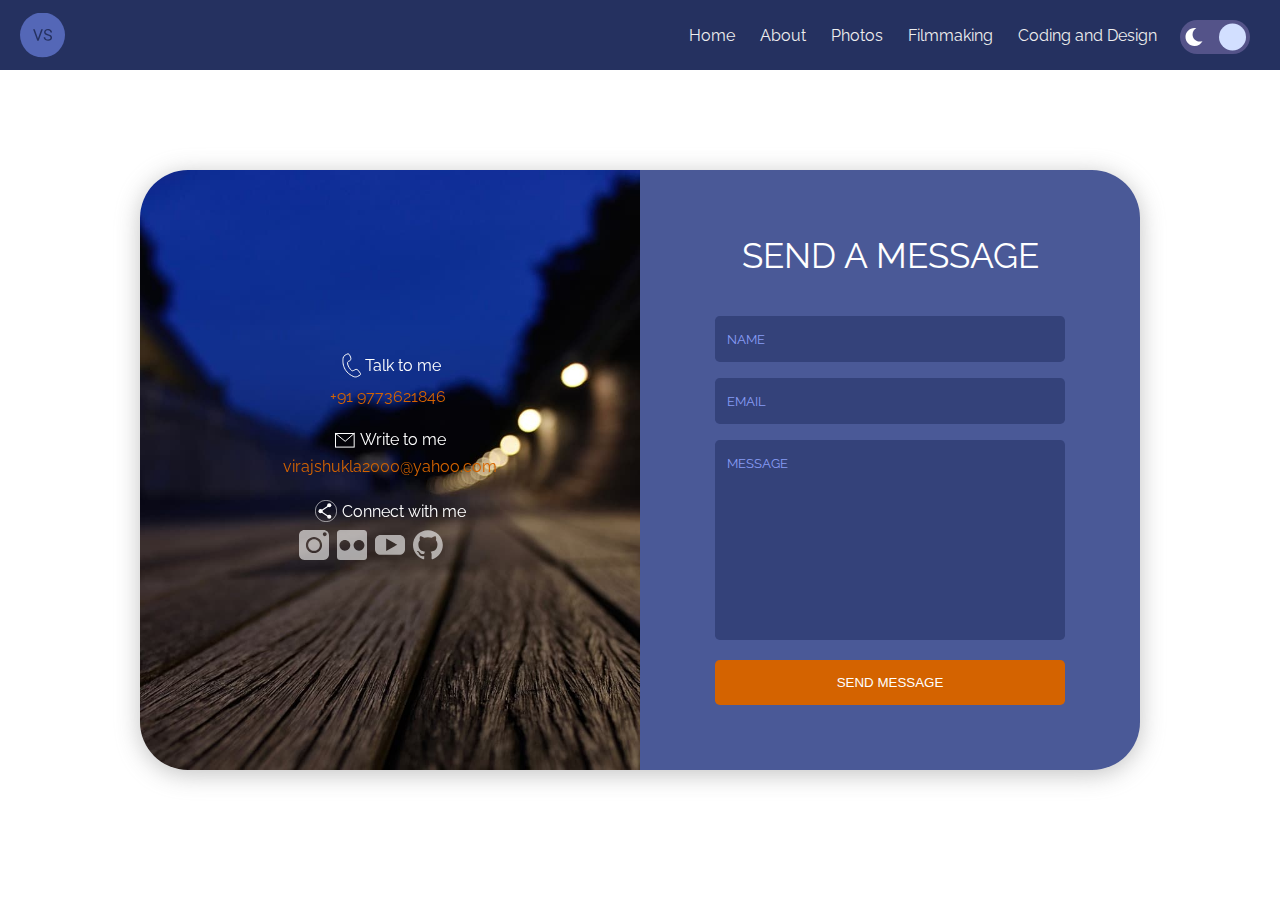
<file: contact.html>
<!DOCTYPE html>
<html lang="en">
	<head>
		<meta charset="UTF-8" />
		<meta name="viewport" content="width=device-width, initial-scale=1.0" />
		<title>Contact</title>
		<link rel="stylesheet" href="css/style.css" />
		<link rel="shortcut icon" href="images/favicon.ico" />
		<link rel="apple-touch-icon" href="images/favicon.png" />
		<style>
			@media screen and (min-width: 768px) {
				main {
					display: flex;
					flex-direction: column;
					justify-content: center;
					align-items: center;
					height: 90vh;
				}
			}
		</style>
	</head>
	<body>
		<nav>
			<img src="images/logo.svg" alt="logo" class="nav-img" />
			<ul class="nav-ul">
				<li class="nav-li"><a href="#" class="nav-link">Home</a></li>
				<li class="nav-li"><a href="#" class="nav-link">About</a></li>
				<li class="nav-li"><a href="#" class="nav-link">Photos</a></li>
				<li class="nav-li">
					<a href="#" class="nav-link">Filmmaking</a>
				</li>
				<li class="nav-li">
					<a href="#" class="nav-link">Coding and Design</a>
				</li>
				<li class="nav-li"><a href="#" class="nav-link active">Contact</a></li>
			</ul>
		</nav>
		<main>
			<label class="switch">
				<input
					type="checkbox"
					class="darkmode-toggle"
					aria-label="dark mode toggle"
				/>
				<span class="slider"></span>
			</label>
			<section class="contact-container" style="margin-top: 130px">
				<div class="itemLeft">
					<div class="emailC">
						<div class="title-small-contact">
							<img src="images/ph_icon.svg" alt="" class="mailImg" />
							Talk to me
						</div>
						<span class="contactInfo"
							><a
								href="tel: +91 9773621846"
								class="contL"
								style="padding-right: 5px"
								>+91 9773621846</a
							></span
						>
					</div>
					<div class="emailC">
						<div class="title-small-contact">
							<img
								src="images/email.svg"
								alt=""
								class="mailImg"
								style="padding-right: 5px"
							/>
							Write to me
						</div>
						<span class="contactInfo"
							><a href="mailto: virajshukla2000@yahoo.com" class="contL"
								>virajshukla2000@yahoo.com</a
							></span
						>
					</div>
					<div class="emailC">
						<div class="title-small-contact">
							<img
								src="images/connect.svg"
								alt=""
								class="mailImg"
								height="22px"
								style="padding-right: 5px"
							/>
							Connect with me
						</div>
						<div class="connectIcons">
							<a
								href="https://www.instagram.com/2000viraj/"
								target="_blank"
								class="socialL"
								data-medianame="Instagram"
								><img src="images/insta.svg" alt="Instagram" class="socialImg"
							/></a>
							<a
								href="https://www.flickr.com/photos/78545204@N03/"
								target="_blank"
								class="socialL"
								data-medianame="flickr"
								><img src="images/flickr.svg" alt="flickr" class="socialImg"
							/></a>
							<a
								href="https://www.youtube.com/channel/UCFVQF4STzBq1I72GtUCfCFQ?view_as=subscriber"
								target="_blank"
								class="socialL"
								data-medianame="YouTube"
								><img src="images/yt.svg" alt="YouTube" class="socialImg"
							/></a>
							<a
								href="https://github.com/VirajS00"
								target="_blank"
								class="socialL"
								data-medianame="GitHub"
								><img src="images/github.svg" alt="flickr" class="socialImg"
							/></a>
						</div>
					</div>
				</div>
				<div class="itemRight">
					<h1 style="font-weight: 400; font-size: 2.2em; margin-bottom: 1.5rem">
						SEND A MESSAGE
					</h1>
					<form id="myForm">
						<input type="text" placeholder="NAME" id="name" class="textInput" />
						<input
							type="email"
							placeholder="EMAIL"
							id="email"
							class="textInput"
						/>
						<textarea
							id="message"
							placeholder="MESSAGE"
							class="msgTA"
						></textarea
						><br />
						<input
							type="button"
							class="formButton"
							value="SEND MESSAGE"
							id="submitBut"
							style="outline: none"
						/>
					</form>
				</div>
			</section>
		</main>
		<script src="js/nav.js"></script>
		<script src="js/darkmode.js"></script>
	</body>
</html>
</file>
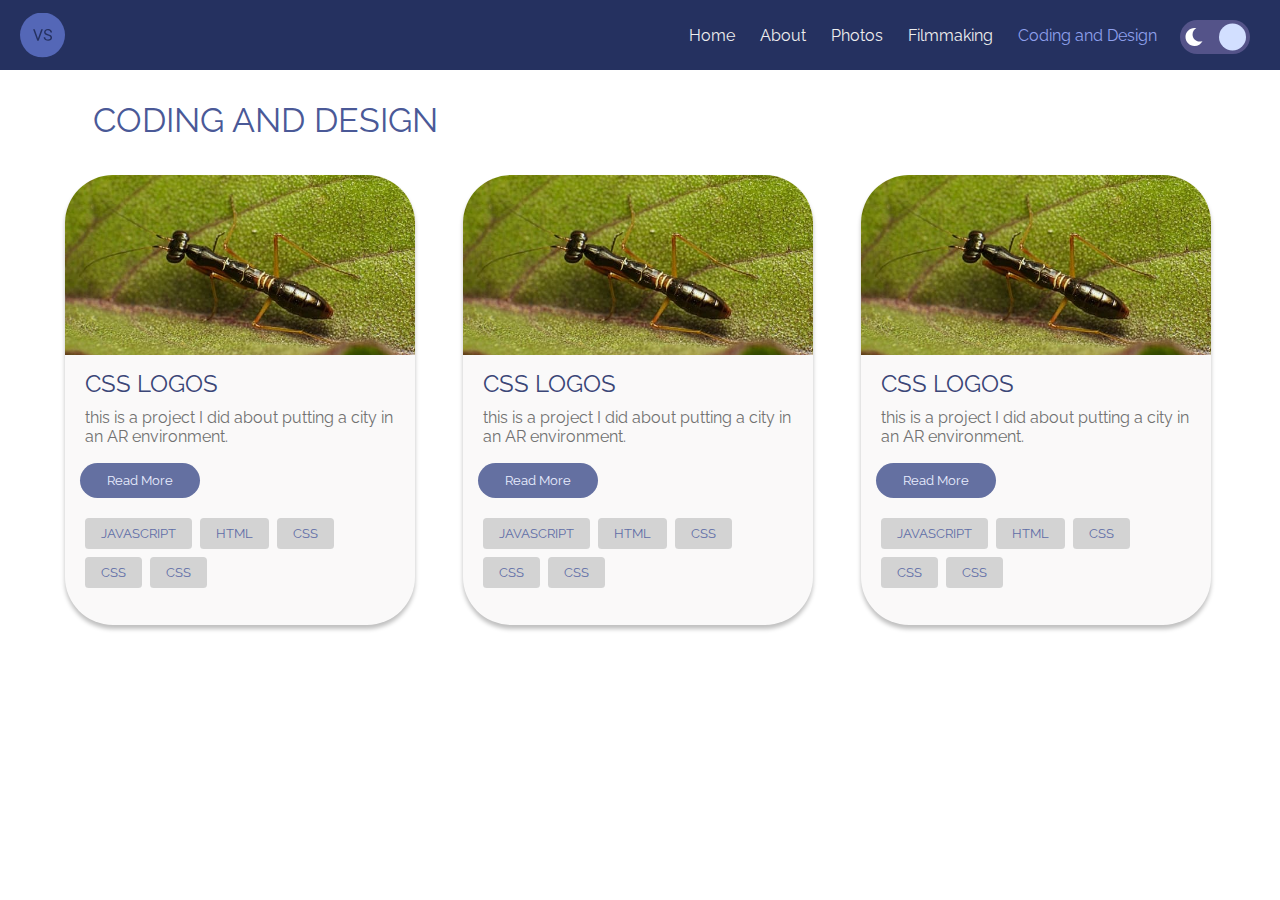
<file: other.html>
<!DOCTYPE html>
<html lang="en">
	<head>
		<meta charset="UTF-8" />
		<meta name="viewport" content="width=device-width, initial-scale=1.0" />
		<title>Coding and design</title>
		<link rel="stylesheet" href="css/style.css" />
		<link rel="shortcut icon" href="images/favicon.ico" />
		<link rel="apple-touch-icon" href="images/favicon.png" />
		<style>
			main {
				margin: 3rem 2rem;
			}
		</style>
	</head>
	<body>
		<nav>
			<img src="images/logo.svg" alt="logo" class="nav-img" />
			<ul class="nav-ul">
				<li class="nav-li"><a href="#" class="nav-link">Home</a></li>
				<li class="nav-li"><a href="#" class="nav-link">About</a></li>
				<li class="nav-li"><a href="#" class="nav-link">Photos</a></li>
				<li class="nav-li">
					<a href="#" class="nav-link">Filmmaking</a>
				</li>
				<li class="nav-li">
					<a href="#" class="nav-link active">Coding and Design</a>
				</li>
				<li class="nav-li"><a href="#" class="nav-link">Contact</a></li>
			</ul>
		</nav>
		<main style="margin-top: 100px">
			<label class="switch">
				<input
					type="checkbox"
					class="darkmode-toggle"
					aria-label="dark mode toggle"
				/>
				<span class="slider"></span>
			</label>
			<h1 class="title-about title-cd">CODING AND DESIGN</h1>
			<section class="cards-container">
				<article class="other-card">
					<img src="images/mac.jpg" alt="lotta stuff" class="other-img" />
					<h2>CSS LOGOS</h2>
					<p>
						this is a project I did about putting a city in an AR environment.
					</p>
					<a href="#" class="article-link">Read More</a>
					<ul class="tags">
						<li class="tag">JAVASCRIPT</li>
						<li class="tag">HTML</li>
						<li class="tag">CSS</li>
						<li class="tag">CSS</li>
						<li class="tag">CSS</li>
					</ul>
					<div class="links">
						<div class="logo">
							<a href="#" class="link">
								<svg
									width="30"
									height="30"
									viewBox="0 0 30 30"
									fill="none"
									xmlns="http://www.w3.org/2000/svg"
								>
									<path
										fill-rule="evenodd"
										clip-rule="evenodd"
										d="M14.9986 2.36807e-06C6.71568 2.36807e-06 0 6.71568 0 15.0005C0 21.6277 4.29755 27.2495 10.2581 29.2339C11.0086 29.3711 11.2821 28.9079 11.2821 28.5101C11.2821 28.1546 11.2692 27.2108 11.2619 25.9594C7.08954 26.8655 6.20921 23.9482 6.20921 23.9482C5.52687 22.2152 4.54342 21.7539 4.54342 21.7539C3.1815 20.8238 4.64655 20.8423 4.64655 20.8423C6.15212 20.9482 6.94404 22.3883 6.94404 22.3883C8.28202 24.6803 10.4552 24.0182 11.3097 23.6342C11.446 22.6655 11.8328 22.0044 12.2619 21.6296C8.93121 21.2511 5.42926 19.9638 5.42926 14.2159C5.42926 12.5787 6.014 11.2398 6.97351 10.1909C6.81881 9.81154 6.30406 8.28663 7.11992 6.22119C7.11992 6.22119 8.37963 5.81786 11.2453 7.75899C12.4414 7.42564 13.7251 7.25989 15.0005 7.25437C16.274 7.25989 17.5576 7.42564 18.7556 7.75899C21.6194 5.81786 22.8764 6.22119 22.8764 6.22119C23.695 8.28663 23.1803 9.81154 23.0256 10.1909C23.9869 11.2398 24.568 12.5787 24.568 14.2159C24.568 19.9785 21.0605 21.2465 17.7188 21.6176C18.2575 22.0808 18.7372 22.9961 18.7372 24.3958C18.7372 26.4004 18.7188 28.0184 18.7188 28.5101C18.7188 28.9116 18.9886 29.3784 19.7501 29.232C25.7061 27.2439 30 21.6259 30 15.0005C30 6.71568 23.2834 2.36807e-06 14.9986 2.36807e-06Z"
										fill="var(--logo-color)"
									/>
								</svg>
							</a>
						</div>
						<div class="logo">
							<a href="#" class="link">
								<svg
									width="29"
									height="28"
									viewBox="0 0 29 28"
									fill="none"
									xmlns="http://www.w3.org/2000/svg"
								>
									<path
										d="M25.9752 20.2164C24.703 22.6276 22.7444 24.6073 20.347 25.9054C17.9496 27.2034 15.2212 27.7614 12.5067 27.5088C9.79219 27.2561 7.21357 26.2042 5.09691 24.4861C2.98025 22.7679 1.42061 20.4607 0.615224 17.8561C-0.190162 15.2516 -0.205125 12.4667 0.572229 9.85366C1.34958 7.24062 2.88434 4.91676 4.98242 3.17597C7.08049 1.43517 9.64766 0.35562 12.3593 0.0738306C15.0709 -0.207959 17.8052 0.32067 20.2164 1.59287L17.9796 5.83222C16.4069 5.00242 14.6234 4.65762 12.8547 4.84142C11.086 5.02522 9.41158 5.72937 8.04309 6.86482C6.6746 8.00027 5.67354 9.51602 5.1665 11.2204C4.65947 12.9248 4.66923 14.7413 5.19455 16.4401C5.71987 18.1389 6.73716 19.6439 8.11777 20.7645C9.49838 21.8852 11.1803 22.5713 12.9509 22.7361C14.7214 22.9009 16.5011 22.537 18.0648 21.6903C19.6285 20.8436 20.906 19.5523 21.7358 17.9796L25.9752 20.2164Z"
										fill="var(--logo-color)"
									/>
									<path
										d="M17.5907 13.2374C16.2135 14.3908 17.0166 17.2742 16.7299 18.1393C16.3473 18.8121 15.2951 19.2926 14.1474 15.8325C12.9997 12.3724 13.8605 11.0269 15.0083 10.0657C16.7299 8.62394 19.599 8.43171 21.8944 8.33559V5.16381C22.3535 4.24111 23.4246 4.77935 23.9029 5.16381L28.4937 9.7773C29.4118 10.4693 28.8762 11.219 28.4937 11.5074L23.329 15.8325C22.4108 16.5245 21.99 15.9286 21.8944 15.5442V12.3724C21.0337 12.1802 18.968 12.084 17.5907 13.2374Z"
										fill="var(--logo-color)"
									/>
								</svg>
							</a>
						</div>
					</div>
				</article>
				<article class="other-card">
					<img src="images/mac.jpg" alt="lotta stuff" class="other-img" />
					<h2>CSS LOGOS</h2>
					<p>
						this is a project I did about putting a city in an AR environment.
					</p>
					<a href="#" class="article-link">Read More</a>
					<ul class="tags">
						<li class="tag">JAVASCRIPT</li>
						<li class="tag">HTML</li>
						<li class="tag">CSS</li>
						<li class="tag">CSS</li>
						<li class="tag">CSS</li>
					</ul>
					<div class="links">
						<div class="logo"></div>
						<div class="logo">
							<a href="#" class="link">
								<svg
									width="29"
									height="28"
									viewBox="0 0 29 28"
									fill="none"
									xmlns="http://www.w3.org/2000/svg"
								>
									<path
										d="M25.9752 20.2164C24.703 22.6276 22.7444 24.6073 20.347 25.9054C17.9496 27.2034 15.2212 27.7614 12.5067 27.5088C9.79219 27.2561 7.21357 26.2042 5.09691 24.4861C2.98025 22.7679 1.42061 20.4607 0.615224 17.8561C-0.190162 15.2516 -0.205125 12.4667 0.572229 9.85366C1.34958 7.24062 2.88434 4.91676 4.98242 3.17597C7.08049 1.43517 9.64766 0.35562 12.3593 0.0738306C15.0709 -0.207959 17.8052 0.32067 20.2164 1.59287L17.9796 5.83222C16.4069 5.00242 14.6234 4.65762 12.8547 4.84142C11.086 5.02522 9.41158 5.72937 8.04309 6.86482C6.6746 8.00027 5.67354 9.51602 5.1665 11.2204C4.65947 12.9248 4.66923 14.7413 5.19455 16.4401C5.71987 18.1389 6.73716 19.6439 8.11777 20.7645C9.49838 21.8852 11.1803 22.5713 12.9509 22.7361C14.7214 22.9009 16.5011 22.537 18.0648 21.6903C19.6285 20.8436 20.906 19.5523 21.7358 17.9796L25.9752 20.2164Z"
										fill="var(--logo-color)"
									/>
									<path
										d="M17.5907 13.2374C16.2135 14.3908 17.0166 17.2742 16.7299 18.1393C16.3473 18.8121 15.2951 19.2926 14.1474 15.8325C12.9997 12.3724 13.8605 11.0269 15.0083 10.0657C16.7299 8.62394 19.599 8.43171 21.8944 8.33559V5.16381C22.3535 4.24111 23.4246 4.77935 23.9029 5.16381L28.4937 9.7773C29.4118 10.4693 28.8762 11.219 28.4937 11.5074L23.329 15.8325C22.4108 16.5245 21.99 15.9286 21.8944 15.5442V12.3724C21.0337 12.1802 18.968 12.084 17.5907 13.2374Z"
										fill="var(--logo-color)"
									/>
								</svg>
							</a>
						</div>
					</div>
				</article>
				<article class="other-card">
					<img src="images/mac.jpg" alt="lotta stuff" class="other-img" />
					<h2>CSS LOGOS</h2>
					<p>
						this is a project I did about putting a city in an AR environment.
					</p>
					<a href="#" class="article-link">Read More</a>
					<ul class="tags">
						<li class="tag">JAVASCRIPT</li>
						<li class="tag">HTML</li>
						<li class="tag">CSS</li>
						<li class="tag">CSS</li>
						<li class="tag">CSS</li>
					</ul>
					<div class="links">
						<div class="logo">
							<a href="#" class="link">
								<svg
									width="30"
									height="30"
									viewBox="0 0 30 30"
									fill="none"
									xmlns="http://www.w3.org/2000/svg"
								>
									<path
										fill-rule="evenodd"
										clip-rule="evenodd"
										d="M14.9986 2.36807e-06C6.71568 2.36807e-06 0 6.71568 0 15.0005C0 21.6277 4.29755 27.2495 10.2581 29.2339C11.0086 29.3711 11.2821 28.9079 11.2821 28.5101C11.2821 28.1546 11.2692 27.2108 11.2619 25.9594C7.08954 26.8655 6.20921 23.9482 6.20921 23.9482C5.52687 22.2152 4.54342 21.7539 4.54342 21.7539C3.1815 20.8238 4.64655 20.8423 4.64655 20.8423C6.15212 20.9482 6.94404 22.3883 6.94404 22.3883C8.28202 24.6803 10.4552 24.0182 11.3097 23.6342C11.446 22.6655 11.8328 22.0044 12.2619 21.6296C8.93121 21.2511 5.42926 19.9638 5.42926 14.2159C5.42926 12.5787 6.014 11.2398 6.97351 10.1909C6.81881 9.81154 6.30406 8.28663 7.11992 6.22119C7.11992 6.22119 8.37963 5.81786 11.2453 7.75899C12.4414 7.42564 13.7251 7.25989 15.0005 7.25437C16.274 7.25989 17.5576 7.42564 18.7556 7.75899C21.6194 5.81786 22.8764 6.22119 22.8764 6.22119C23.695 8.28663 23.1803 9.81154 23.0256 10.1909C23.9869 11.2398 24.568 12.5787 24.568 14.2159C24.568 19.9785 21.0605 21.2465 17.7188 21.6176C18.2575 22.0808 18.7372 22.9961 18.7372 24.3958C18.7372 26.4004 18.7188 28.0184 18.7188 28.5101C18.7188 28.9116 18.9886 29.3784 19.7501 29.232C25.7061 27.2439 30 21.6259 30 15.0005C30 6.71568 23.2834 2.36807e-06 14.9986 2.36807e-06Z"
										fill="var(--logo-color)"
									/>
								</svg>
							</a>
						</div>
						<div class="logo">
							<a href="#" class="link">
								<svg
									width="29"
									height="28"
									viewBox="0 0 29 28"
									fill="none"
									xmlns="http://www.w3.org/2000/svg"
								>
									<path
										d="M25.9752 20.2164C24.703 22.6276 22.7444 24.6073 20.347 25.9054C17.9496 27.2034 15.2212 27.7614 12.5067 27.5088C9.79219 27.2561 7.21357 26.2042 5.09691 24.4861C2.98025 22.7679 1.42061 20.4607 0.615224 17.8561C-0.190162 15.2516 -0.205125 12.4667 0.572229 9.85366C1.34958 7.24062 2.88434 4.91676 4.98242 3.17597C7.08049 1.43517 9.64766 0.35562 12.3593 0.0738306C15.0709 -0.207959 17.8052 0.32067 20.2164 1.59287L17.9796 5.83222C16.4069 5.00242 14.6234 4.65762 12.8547 4.84142C11.086 5.02522 9.41158 5.72937 8.04309 6.86482C6.6746 8.00027 5.67354 9.51602 5.1665 11.2204C4.65947 12.9248 4.66923 14.7413 5.19455 16.4401C5.71987 18.1389 6.73716 19.6439 8.11777 20.7645C9.49838 21.8852 11.1803 22.5713 12.9509 22.7361C14.7214 22.9009 16.5011 22.537 18.0648 21.6903C19.6285 20.8436 20.906 19.5523 21.7358 17.9796L25.9752 20.2164Z"
										fill="var(--logo-color)"
									/>
									<path
										d="M17.5907 13.2374C16.2135 14.3908 17.0166 17.2742 16.7299 18.1393C16.3473 18.8121 15.2951 19.2926 14.1474 15.8325C12.9997 12.3724 13.8605 11.0269 15.0083 10.0657C16.7299 8.62394 19.599 8.43171 21.8944 8.33559V5.16381C22.3535 4.24111 23.4246 4.77935 23.9029 5.16381L28.4937 9.7773C29.4118 10.4693 28.8762 11.219 28.4937 11.5074L23.329 15.8325C22.4108 16.5245 21.99 15.9286 21.8944 15.5442V12.3724C21.0337 12.1802 18.968 12.084 17.5907 13.2374Z"
										fill="var(--logo-color)"
									/>
								</svg>
							</a>
						</div>
					</div>
				</article>
			</section>
		</main>
		<script src="js/nav.js"></script>
		<script src="js/darkmode.js"></script>
	</body>
</html>
</file>
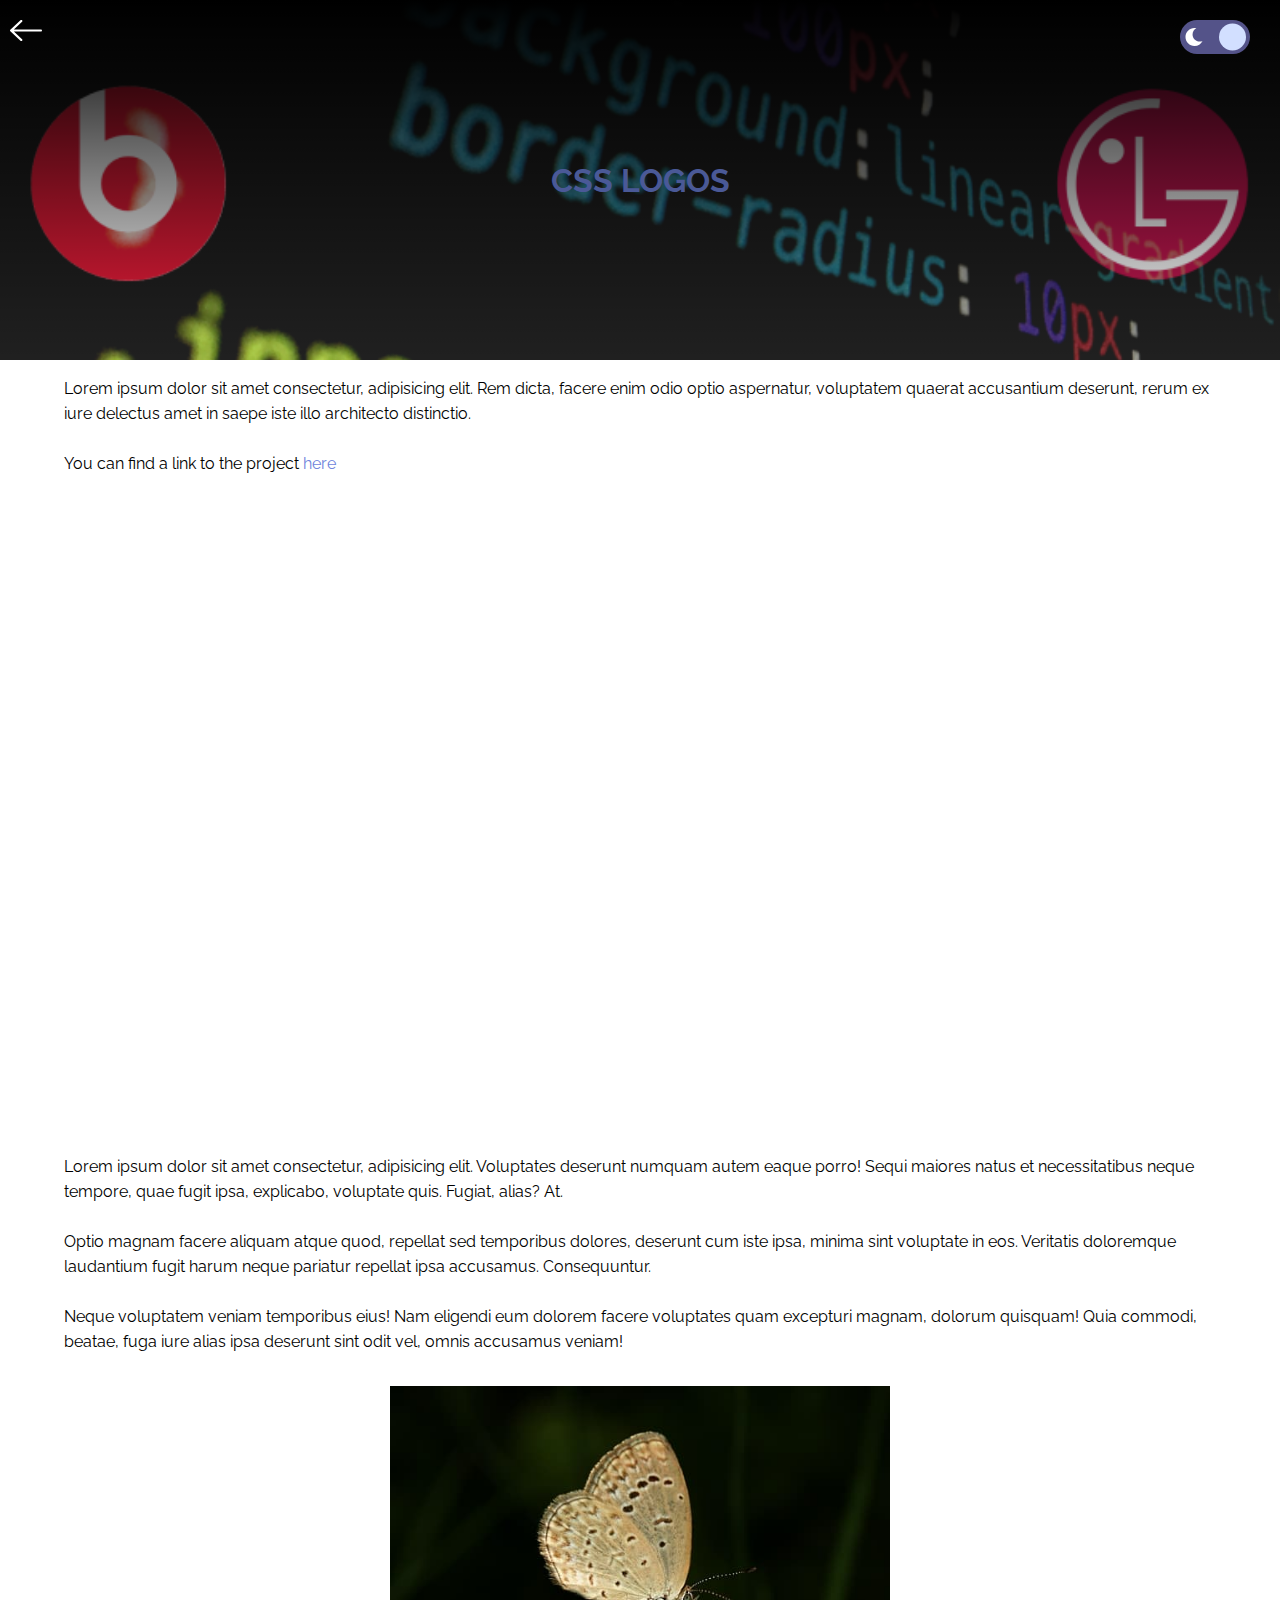
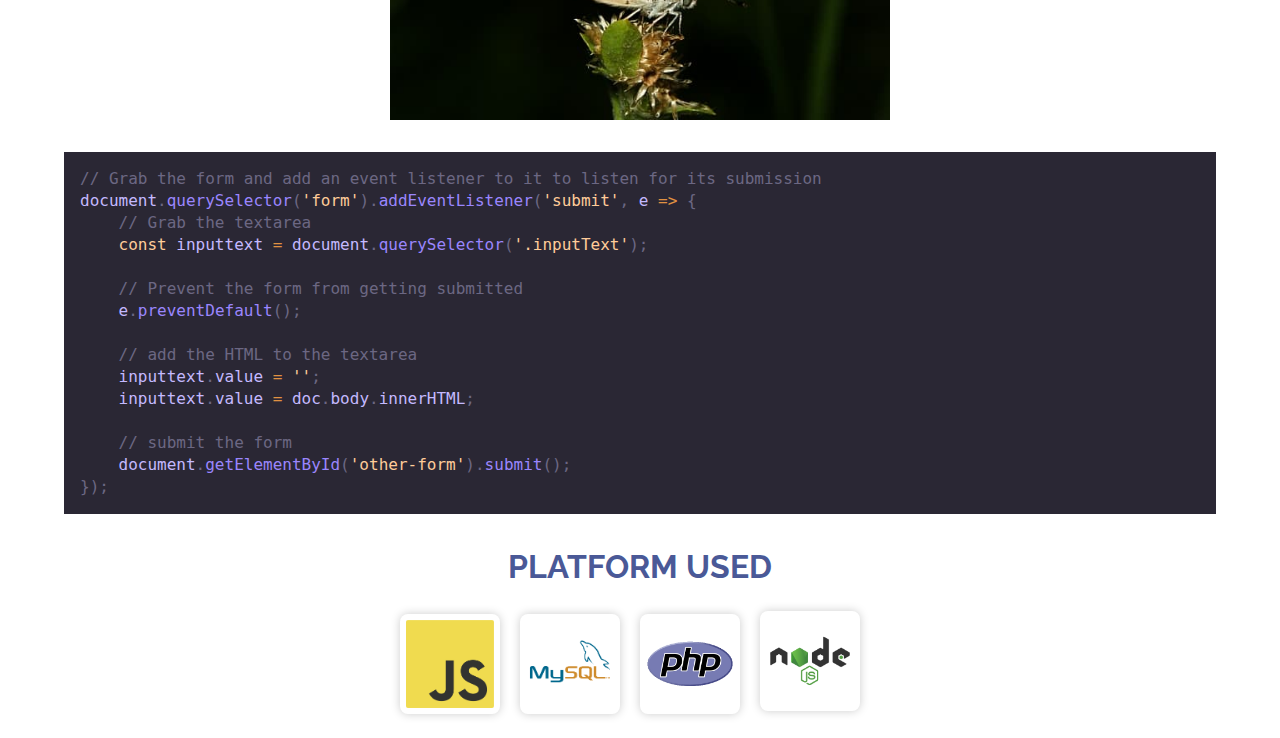
<file: otherContent.html>
<!DOCTYPE html>
<html lang="en">
	<head>
		<meta charset="UTF-8" />
		<meta name="viewport" content="width=device-width, initial-scale=1.0" />
		<title>CSS Logos</title>
		<link rel="stylesheet" href="css/otherContent.css" />
		<link rel="shortcut icon" href="images/favicon.ico" />
		<link rel="apple-touch-icon" href="images/favicon.png" />
	</head>
	<body>
		<main>
			<label class="switch">
				<input
					type="checkbox"
					class="darkmode-toggle"
					aria-label="dark mode toggle"
				/>
				<span class="slider"></span>
			</label>
			<section
				class="title-section"
				style="
					background-image: linear-gradient(
							180deg,
							#000000 0%,
							rgba(0, 0, 0, 0) 100%
						),
						url(ref/download.png);
				"
			>
				<div class="backarrow-container">
					<a href="#" class="back" style="cursor: pointer">
						<svg
							width="32"
							height="21"
							viewBox="0 0 32 21"
							fill="none"
							xmlns="http://www.w3.org/2000/svg"
						>
							<path
								d="M10.4516 0.315825C10.8875 -0.105275 11.6131 -0.105275 12.0643 0.315825C12.5002 0.722699 12.5002 1.39987 12.0643 1.8058L3.88695 9.43777H30.871C31.5 9.43871 32 9.90534 32 10.4924C32 11.0795 31.5 11.5613 30.871 11.5613H3.88695L12.0643 19.179C12.5002 19.6001 12.5002 20.2782 12.0643 20.6842C11.6131 21.1053 10.8865 21.1053 10.4516 20.6842L0.338392 11.2455C-0.112798 10.8386 -0.112798 10.1614 0.338392 9.75549L10.4516 0.315825Z"
								style="
									fill: var(--arrow-clr);
									cursor: inherit;
									transition: fill 150ms ease;
								"
							/>
						</svg>
					</a>
				</div>
				<h1 class="title">CSS LOGOS</h1>
			</section>
			<section class="content-top">
				<article class="top-text">
					<p class="content">
						Lorem ipsum dolor sit amet consectetur, adipisicing elit. Rem dicta,
						facere enim odio optio aspernatur, voluptatem quaerat accusantium
						deserunt, rerum ex iure delectus amet in saepe iste illo architecto
						distinctio.
						<br /><br />
						You can find a link to the project
						<a href="#" class="othera">here</a>
					</p>
				</article>
				<article class="top-videoimg">
					<div class="video-container">
						<iframe
							width="560"
							height="315"
							src="https://www.youtube.com/embed/x9haKLBGqYA"
							frameborder="0"
							allow="accelerometer; autoplay; clipboard-write; encrypted-media; gyroscope; picture-in-picture"
							allowfullscreen
						></iframe>
					</div>
				</article>
			</section>
			<section class="main-content">
				<p>
					<span
						>Lorem ipsum dolor sit amet consectetur, adipisicing elit.
						Voluptates deserunt numquam autem eaque porro! Sequi maiores natus
						et necessitatibus neque tempore, quae fugit ipsa, explicabo,
						voluptate quis. Fugiat, alias? At.</span
					><br /><br />
					<span
						>Optio magnam facere aliquam atque quod, repellat sed temporibus
						dolores, deserunt cum iste ipsa, minima sint voluptate in eos.
						Veritatis doloremque laudantium fugit harum neque pariatur repellat
						ipsa accusamus. Consequuntur.</span
					><br /><br />
					<span
						>Neque voluptatem veniam temporibus eius! Nam eligendi eum dolorem
						facere voluptates quam excepturi magnam, dolorum quisquam! Quia
						commodi, beatae, fuga iure alias ipsa deserunt sint odit vel, omnis
						accusamus veniam!</span
					>
				</p>
				<img src="images/nat.jpg" alt="" class="OtherImg" />
				<pre
					class="language-javascript prettyprint"
				><code class="language-javascript">// Grab the form and add an event listener to it to listen for its submission
document.querySelector('form').addEventListener('submit', e => {
    // Grab the textarea
    const inputtext = document.querySelector('.inputText');

    // Prevent the form from getting submitted 
    e.preventDefault();

    // add the HTML to the textarea
    inputtext.value = '';
    inputtext.value = doc.body.innerHTML;

    // submit the form
    document.getElementById('other-form').submit();
});
</code></pre>
				<div class="platform">
					<h1 class="title">PLATFORM USED</h1>
					<div class="platFormImgC">
						<img
							src="ref/bJavaScript-logo.png"
							class="platformimg"
							title="MySQL"
							alt="MySQL"
							height="100px"
						/><img
							src="ref/bmysql-5-logo-png-transparent.png"
							class="platformimg"
							title="JavaScript"
							alt="JavaScript"
							height="100px"
						/><img
							src="ref/phplogo.png"
							class="platformimg"
							title="PHP"
							alt="PHP"
							height="100px"
						/>
						<a href="https://nodejs.org/" target="_blank" class="platformlink"
							><img
								src="ref/nodejs.png"
								class="platformimg"
								title="Node JS"
								alt="Node JS"
								height="100px"
						/></a>
					</div>
				</div>
			</section>
		</main>
		<script src="js/prism.js"></script>
		<script src="js/darkmode.js"></script>
		<script>
			const switchT = document.querySelector('.darkmode-toggle');
			let link;

			const changeArrowColour = () => {
				const topPos = document.querySelector('.content-top').offsetTop;
				if (switchT.checked) {
					document.body.style.setProperty('--arrow-clr', '#fff');
				} else {
					if (window.pageYOffset > topPos) {
						document.body.style.setProperty('--arrow-clr', '#000');
					} else {
						document.body.style.setProperty('--arrow-clr', '#fff');
					}
				}
			};

			switchT.addEventListener('click', () => {
				topPos = document.querySelector('.content-top').offsetTop;
				if (document.body.querySelector('link') !== null) {
					document.body.querySelector('link').remove();
				}
				if (switchT.checked) {
					link = 'css/prism-duotone-dark.css';
					document.body.style.setProperty('--arrow-clr', '#fff');
				} else {
					link = 'css/prism.css';
					window.addEventListener('scroll', changeArrowColour);
				}
				const linkTag = document.createElement('link');
				linkTag.rel = 'stylesheet';
				linkTag.href = link;
				document.body.appendChild(linkTag);
			});

			if (switchT.checked) {
				link = 'css/prism-duotone-dark.css';
				document.body.style.setProperty('--arrow-clr', '#fff');
			} else {
				link = 'css/prism.css';
				window.addEventListener('scroll', changeArrowColour);
			}
			const linkTag = document.createElement('link');
			linkTag.rel = 'stylesheet';
			linkTag.href = link;
			document.body.appendChild(linkTag);
		</script>
	</body>
</html>
</file>
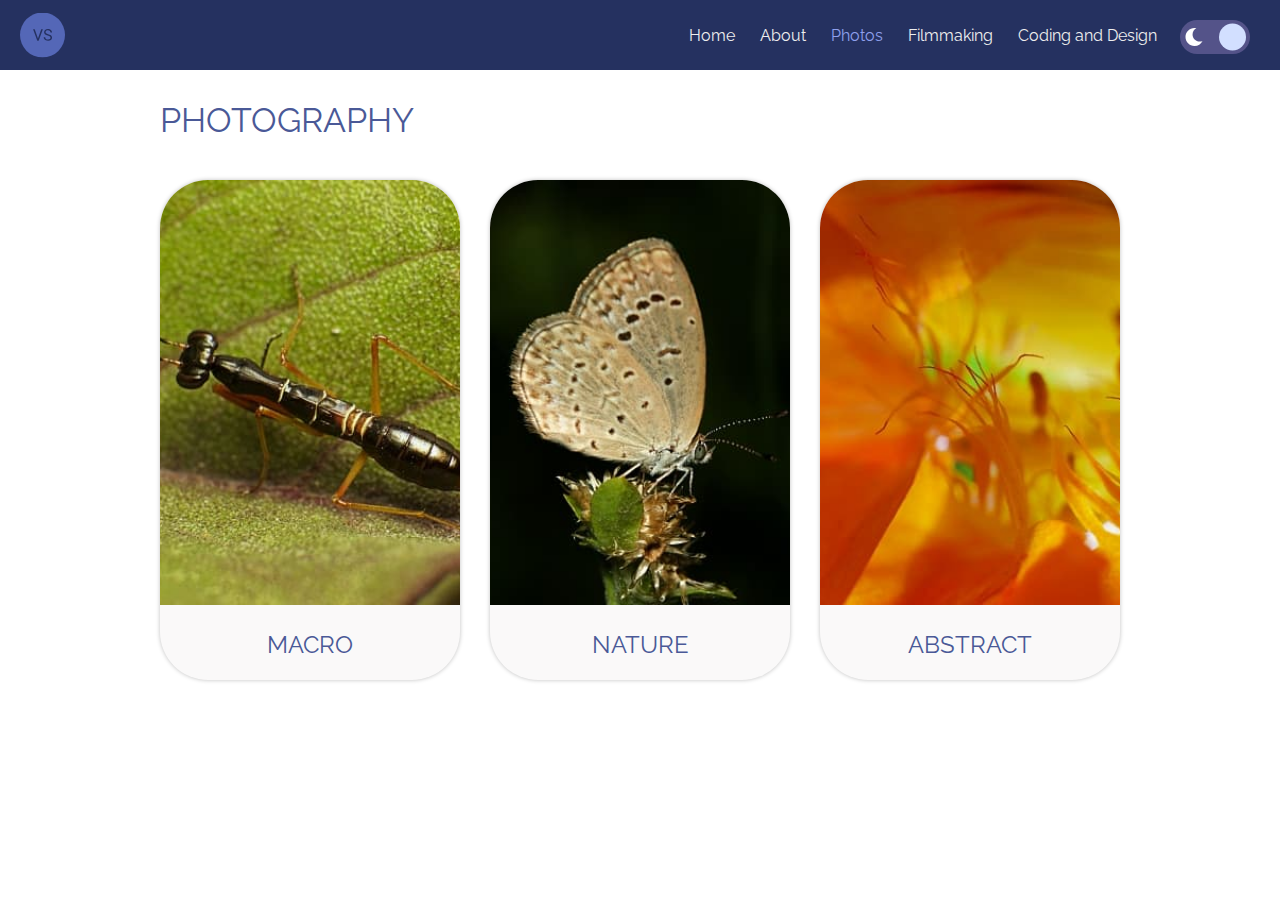
<file: photoCateg.html>
<!DOCTYPE html>
<html lang="en">
	<head>
		<meta charset="UTF-8" />
		<meta name="viewport" content="width=device-width, initial-scale=1.0" />
		<title>Photos Category</title>
		<link rel="stylesheet" href="css/style.css" />
		<link rel="shortcut icon" href="images/favicon.ico" />
		<link rel="apple-touch-icon" href="images/favicon.png" />
	</head>
	<body>
		<nav>
			<img src="images/logo.svg" alt="logo" class="nav-img" />
			<ul class="nav-ul">
				<li class="nav-li"><a href="#" class="nav-link">Home</a></li>
				<li class="nav-li"><a href="#" class="nav-link">About</a></li>
				<li class="nav-li"><a href="#" class="nav-link active">Photos</a></li>
				<li class="nav-li">
					<a href="#" class="nav-link">Filmmaking</a>
				</li>
				<li class="nav-li">
					<a href="#" class="nav-link">Coding and Design</a>
				</li>
				<li class="nav-li"><a href="#" class="nav-link">Contact</a></li>
			</ul>
		</nav>
		<main>
			<label class="switch">
				<input
					type="checkbox"
					class="darkmode-toggle"
					aria-label="dark mode toggle"
				/>
				<span class="slider"></span>
			</label>
			<section class="photos-content" style="margin-top: 100px">
				<h1 class="title-about title-photos">PHOTOGRAPHY</h1>
				<div class="photos-categ-grid">
					<a href="#" class="photo-categ-link">
						<article class="photo-categ-box">
							<img src="images/mac.jpg" alt="macro" class="categ-img" />
							<h2 class="cat-name">MACRO</h2>
						</article>
					</a>
					<a href="#" class="photo-categ-link">
						<article class="photo-categ-box">
							<img src="images/nat.jpg" alt="macro" class="categ-img" />
							<h2 class="cat-name">NATURE</h2>
						</article>
					</a>
					<a href="#" class="photo-categ-link">
						<article class="photo-categ-box">
							<img src="images/abs.jpg" alt="macro" class="categ-img" />
							<h2 class="cat-name">ABSTRACT</h2>
						</article>
					</a>
				</div>
			</section>
		</main>
		<script src="js/nav.js"></script>
		<script src="js/darkmode.js"></script>
	</body>
</html>
</file>
<file: css/style.css>
@import url("https://fonts.googleapis.com/css2?family=Raleway&display=swap");

:root {
	--clr-light: #fff;
	--clr-light-100: #eee;
	--nav-bg: #253160;
	--hover-clr: #8fa0ec;
	--font-pmry: "Raleway", sans-serif;
	--title-color: #4a5997;
	--title-card-color: #3b4677;
	--camera-svg-pmry: #4a5997;
	--camera-svg-light: #faf9f9;
	--text-color-default: #000;
	--bg: #fff;
	--box-shadow-color: rgba(0, 0, 0, 0.25);
	--hover-color-grey: #eee;
	--photo-categ-text-color: #4a5997;
	--card-p-color: #717171;
	--tags-bg: #d3d3d3;
	--tags-text-color: #5f6da7;
	--article-link-bg: #6470a1;
	--article-link-text: #e9edff;
	--article-link-hover-color: #424b73;
	--film-hover-bg: rgba(0, 0, 0, 0.6);
	--film-hover-color: #fff;
	--contact-right-bg: #4a5997;
	--input-bg-color: #34427a;
	--input-placeholder-color: #879cf5;
	--input-hover-clr: #2b3663;
	--cont-shadow-clr: rgba(119, 119, 119, 0.45);
	--seclct-clr: inherit;
	--select-bg-clr: #b4d5fe;
	--arr-c: #fff;
	--resources-sub-clr: #636363;
	--select-bg: #f2f2f2;
	--res-sel-text-clr: #333333;
	--sel-arrow-clr: #8f8f8f;
	--title-card-clr: #5261a5;
	--res-link-clr: #5261a5;
	--link-clr-res: #c4c4c4;
	--text-color-subtle: #ccc;
	--resource-title-clr: #3b4677;
	--hobby-bg-clr: #e5e5e5;
	--hobby-text-clr: #4a5997;
	--svg-clr: #343e6d;
	--footer-border-clr: #dfdfdf;
	--footer-text-clr: #394574;
	--footer-logo-clr: #394574;
	--role-clr: #4f6ad3;
	--link-clr: #3d5ad2;
}

.darkmode {
	--title-color: #7180c1;
	--camera-svg-pmry: #eee;
	--camera-svg-light: #444d72;
	--text-color-default: #eee;
	--bg: #1a1e2b;
	--box-shadow-color: rgba(64, 90, 158, 0.25);
	--hover-color-grey: #343f5e;
	--photo-categ-text-color: #eee;
	--title-card-color: #7a90f0;
	--card-p-color: #eeeeee;
	--tags-bg: #2e3550;
	--tags-text-color: #7180c1;
	--article-link-bg: #7886c2;
	--article-link-text: #fff;
	--article-link-hover-color: #576293;
	--film-hover-bg: rgba(255, 255, 255, 0.6);
	--film-hover-color: #333;
	--input-bg-color: #293249;
	--contact-right-bg: #444d72;
	--input-placeholder-color: #a4b5ff;
	--input-hover-clr: #1b2233;
	--cont-shadow-clr: rgba(54, 99, 151, 0.25);
	--seclct-clr: #2d210a;
	--select-bg-clr: #ffe9c0;
	--resources-sub-clr: #ebebeb;
	--select-bg: #444d72;
	--res-sel-text-clr: #97aafc;
	--sel-arrow-clr: #bbc8ff;
	--title-card-clr: #89a0ff;
	--res-link-clr: #dce3ff;
	--link-clr-res: #89a0ff;
	--text-color-subtle: #6674ab;
	--resource-title-clr: #e8ecff;
	--hobby-bg-clr: #444d72;
	--hobby-text-clr: #fff;
	--svg-clr: #7a90f0;
	--footer-border-clr: #4b5f8f;
	--footer-text-clr: #fff;
	--footer-logo-clr: #fff;
	--role-clr: #b2c2ff;
	--link-clr: #6f84dc;
}

::-moz-selection {
	color: var(--seclct-clr);
	background-color: var(--select-bg-clr);
}

::-webkit-selection {
	color: var(--seclct-clr);
	background-color: var(--select-bg-clr);
}

::selection {
	color: var(--seclct-clr);
	background-color: var(--select-bg-clr);
}

* {
	padding: 0;
	margin: 0;
	box-sizing: border-box;
}

body {
	background-color: var(--bg);
	transition: background-color 150ms ease;
}

section.top_img {
	background: linear-gradient(180deg, #010036 0%, #0100361e 100%),
		url(../images/bhome_coverC.jpg) no-repeat;
	background-size: cover;
	height: 100vh;
	width: 100vw;
	position: absolute;
	top: 0;
	left: 0;
	display: flex;
	align-items: center;
	justify-content: center;
	flex-direction: column;
	color: var(--clr-light);
	font-family: "Raleway", sans-serif;
}

.arr-link {
	position: fixed;
	display: block;
	bottom: 2.5rem;
	animation: bounce 1s infinite alternate linear;
	z-index: 1000;
}
.arr-link img {
	height: 40px;
}

section.photo_section {
	top: 100vh;
	background-image: linear-gradient(
			180deg,
			#000000 0%,
			rgba(0, 0, 0, 0.31) 100%
		),
		url(../images/slideshow/1.jpeg);
	background-position: center;
	background-size: cover;
	background-repeat: no-repeat;
	animation: home_slideshow 10s ease infinite;
}

section.home_page {
	position: absolute;
	display: flex;
	justify-content: center;
	align-items: center;
	min-height: 100vh;
	width: 100vw;
	flex-direction: column;
	color: #fff;
	font-family: var(--font-pmry);
}

.home_section_overlay {
	position: absolute;
	left: 0;
	top: 0;
	right: 0;
	bottom: 0;
	background: linear-gradient(180deg, #000000 0%, rgba(0, 0, 0, 0.31) 100%);
	z-index: 2;
}

.linksHome {
	font-size: 1.5rem;
	margin: 1rem 1rem;
}

.linksHome a {
	text-decoration: none;
	color: #c6cef0;
}

.linksHome a:hover {
	text-decoration: underline;
}

.video-background {
	position: absolute;
	overflow: hidden;
	width: 100vw;
	height: 100vh;
}

.video-background iframe {
	position: absolute;
	top: 50%;
	left: 50%;
	width: 100vw;
	height: 100vh;
	transform: translate(-50%, -50%);
	pointer-events: none;
}

@media (min-aspect-ratio: 16/9) {
	.video-background iframe {
		/* height = 100 * (9 / 16) = 56.25 */
		height: 56.25vw;
	}
}
@media (max-aspect-ratio: 16/9) {
	.video-background iframe {
		/* width = 100 / (9 / 16) = 177.777777 */
		width: 177.78vh;
	}
}

h1.section-title {
	font-size: 5rem;
	position: relative;
	z-index: 2;
}

a.explore-button {
	position: relative;
	z-index: 2;
	margin-top: 2rem;
	font-size: 1.5rem;
	text-decoration: none;
	color: #fff;
	display: block;
	border: 0.2em solid #fff;
	padding: 1rem 5rem;
	border-radius: 100vh;
	z-index: 3;
}

.explore-button::before {
	content: "";
	position: absolute;
	top: 0;
	left: 0;
	right: 0;
	bottom: 0;
	background-color: #fff;
	border-radius: 100vh;
	z-index: -1;
	opacity: 0;
	transition: opacity 300ms ease;
}

.explore-button:hover::before {
	opacity: 1;
}

.explore-button:hover {
	color: #001006;
}

@keyframes home_slideshow {
	0% {
		background-image: url(../images/slideshow/1.jpeg);
	}
	25% {
		background-image: url(../images/slideshow/2.jpeg);
	}
	50% {
		background-image: url(../images/slideshow/3.jpeg);
	}
	75% {
		background-image: url(../images/slideshow/4.jpeg);
	}
	100% {
		background-image: url(../images/slideshow/1.jpeg);
	}
}

@keyframes bounce {
	0% {
		transform: translateY(0);
	}
	50% {
		transform: translateY(10px);
	}
	100% {
		transform: translateY(0);
	}
}

@media screen and (max-width: 1024px) {
	section.top_img {
		background: linear-gradient(180deg, #010036 0%, rgba(0, 0, 0, 0) 100%),
			url(../images/bhome_coverCP.jpg) no-repeat;
		background-size: cover;
	}
}

@media screen and (min-width: 1600px) {
	section.top_img {
		background: linear-gradient(180deg, #010036 0%, rgba(0, 0, 0, 0) 100%),
			url(../images/bhome_coverCD.jpg) no-repeat;
		background-size: cover;
	}
}

nav {
	z-index: 100;
	background-color: var(--nav-bg);
	width: 100%;
	height: 70px;
	position: fixed;
	top: 0;
	left: 0;
}

.nav-ul {
	display: flex;
	list-style: none;
	position: absolute;
	right: 40px;
	top: 50%;
	transform: translateY(-50%);
	justify-content: center;
	align-items: center;
}

.nav-li {
	margin-left: 25px;
}

.nav-li > .nav-link {
	color: var(--clr-light-100);
	text-decoration: none;
	font-family: var(--font-pmry);
	transition: color 250ms ease;
}

.nav-li > .nav-link.active {
	color: var(--hover-clr);
}

.nav-li > .nav-link:hover {
	color: var(--hover-clr);
}

img.nav-img {
	height: 45px;
	position: absolute;
	left: 20px;
	top: 50%;
	transform: translateY(-50%);
}

.extra-items {
	display: block;
	transform: scale(0, 0);
	opacity: 0;
	transform-origin: top;
	position: absolute;
	list-style: none;
	background-color: var(--nav-bg);
	padding: 3em 2em 1em 2em;
	transition: opacity 250ms ease;
	/* position: relative; */
}

.extra-items li {
	margin-bottom: 0.7em;
}

.extra-items a {
	color: #fff;
	text-decoration: none;
	font-family: var(--font-pmry);
	transition: color 250ms ease;
}

.extra-items a:hover {
	color: var(--hover-clr);
}

.extra-items::after {
	content: "";
	position: absolute;
	height: 5px;
	width: 100%;
	background-color: var(--bg);
	top: 25px;
	left: 0px;
}

.dropdown > .nav-link:focus + .extra-items {
	transform: scale(1, 1);
	opacity: 1;
}

.dropdown:hover .extra-items {
	transform: scale(1, 1);
	opacity: 1;
}

.dropdown::after {
	content: "\25BE";
	color: #fff;
}

.dropdown:hover::after,
.dropdown:focus::after {
	color: var(--hover-clr);
}

.dropdown.active::after {
	color: var(--hover-clr);
}

/* .nav-li:hover .extra-items {
	display: block;
} */

@media screen and (max-width: 768px) {
	nav {
		background-color: var(--nav-bg) !important;
		height: 60px;
		display: flex;
		justify-content: center;
		align-items: center;
		flex-direction: column;
		background-image: url(../images/hamburger.svg);
		background-repeat: no-repeat;
		background-position: 95% 50%;
		background-size: 5%;
		cursor: pointer;
	}
	.nav-ul {
		flex-direction: column;
		justify-content: center;
		align-items: center;
		width: 100%;
		height: 80%;
		height: fit-content;
		top: 60px;
		left: 0;
		background-color: var(--nav-bg) !important;
		transform: scale(1, 0);
		transform-origin: top;
		transition: transform 350ms ease;
	}
	nav .nav-ul.active {
		transform: scale(1, 1);
	}
	.nav-li {
		display: flex;
		justify-content: center;
		width: 100%;
		height: 100%;
		height: 50px;
	}
	.arr-link {
		display: block;
		bottom: 5rem;
	}

	h1.section-title {
		font-size: 3rem;
		text-align: center;
	}

	a.explore-button {
		padding: 0.5rem 3rem;
	}

	.extra-items {
		position: absolute;
		height: fit-content;
		transform: scaleY(0);
		opacity: 1;
		padding: 0;
	}

	.dropdown {
		height: fit-content;
		flex-direction: column;
		text-align: center;
		margin-bottom: 1em;
		position: relative;
	}

	.dropdown .nav-link {
		margin-bottom: 1em;
	}

	.dropdown .nav-link::after {
		content: "\25BE";
		margin-left: 0.5em;
	}

	.dropdown::after {
		display: none;
	}

	.extra-items::after {
		content: "";
		height: 0;
	}

	.dropdown:hover .extra-items {
		position: relative;
		transform: scaleY(1);
	}
}

/* about page start */
section.content {
	display: flex;
	flex-direction: column;
	justify-content: center;
	align-items: center;
	margin-top: 60px;
}

h1.title-about {
	font-size: 2.1rem;
	font-weight: 400;
	font-family: var(--font-pmry);
	color: var(--title-color);
	margin-bottom: 20px;
	text-align: center;
}

p.about-p {
	font-family: var(--font-pmry);
	line-height: 25px;
	color: var(--text-color-default);
}

.content-container {
	width: 90%;
	max-width: 800px;
}

.container-2 {
	display: grid;
	font-size: 0.5em;
	grid-template-columns: repeat(3, 1fr);
	justify-content: center;
	align-items: center;
}

.dot {
	height: 18px;
	width: 18px;
	background-color: #00cf53;
	position: absolute;
	border-radius: 50%;
	bottom: 12px;
}

.hobbies {
	font-family: var(--font-pmry);
	list-style-type: none;
	display: flex;
	justify-content: center;
	align-items: center;
	max-width: 450px;
	width: 90vw;
	margin: 1em auto;
	flex-wrap: wrap;
	flex-grow: 1;
	gap: 1em;
}

.hobbies .hobby {
	background-color: var(--hobby-bg-clr);
	color: var(--hobby-text-clr);
	display: flex;
	justify-content: center;
	padding: 0.5em 1em;
	border-radius: 0.3em;
}

@media screen and (min-width: 768px) {
	.text-small:not(.tm1) {
		margin-left: 35px;
	}
}

@media screen and (max-width: 768px) {
	p.about-p {
		font-size: 1.1rem;
	}
	.container-2 {
		position: relative;
		margin: 20px 0;
	}
	.text-small {
		position: absolute;
		top: -30px;
		left: -180px;
		width: 200px;
	}
	.hobbies {
		margin-bottom: 5rem;
	}
}
/* about page end */
/* photos page start */
section.photos-content {
	margin-top: 30px;
}
.photos-content {
	display: flex;
	justify-content: center;
	align-items: center;
	flex-direction: column;
}
article.photo-categ-box {
	height: 200px;
	width: 300px;
	box-shadow: 0 0 4px var(--box-shadow-color);
	display: flex;
	flex-direction: column;
	align-items: center;
	position: relative;
	border-radius: 3rem;
	transition: background-color 350ms ease;
	margin-bottom: 40px;
	background-color: var(--camera-svg-light);
}
.categ-img {
	object-fit: cover;
	width: 100%;
	height: 70%;
	border-top-left-radius: 3rem;
	border-top-right-radius: 3rem;
}
h2.cat-name {
	margin-top: 15px;
	color: var(--photo-categ-text-color);
	font-weight: 400;
	font-family: var(--font-pmry);
}
a.photo-categ-link {
	text-decoration: none;
}

a.photo-categ-link:hover article.photo-categ-box {
	background-color: var(--hover-color-grey);
}

@media screen and (min-width: 768px) {
	.photos-content {
		flex-direction: column;
	}
	.photos-categ-grid {
		display: grid;
		grid-template-columns: repeat(3, 300px);
		gap: 30px;
	}
	article.photo-categ-box {
		height: 500px;
		margin-bottom: 0;
	}
	.categ-img {
		height: 85%;
	}
	h2.cat-name {
		margin-top: 25px;
	}
	h1.title-photos {
		margin-bottom: 40px;
		text-align: left;
		width: 80%;
		max-width: 960px;
	}
	.photos-c {
		position: absolute;
		left: 50%;
		transform: translateX(-50%);
		width: 90%;
	}
}

@media screen and (max-width: 768px) {
	section.photos-content {
		margin-bottom: 50px;
	}
}

/* photos end */

/* other start */
section.cards-container {
	display: grid;
	grid-template-columns: repeat(auto-fill, 350px);
	gap: 3rem;
	max-width: 1150px;
	margin: 0 auto;
}

article.other-card {
	width: 350px;
	height: 450px;
	position: relative;
	background-color: var(--camera-svg-light);
	border-radius: 3rem;
	box-shadow: 0px 4px 4px var(--box-shadow-color);
}

article.other-card > img.other-img {
	width: 100%;
	height: 40%;
	object-fit: cover;
	border-top-left-radius: 3rem;
	border-top-right-radius: 3rem;
}

article.other-card > h2 {
	font-family: var(--font-pmry);
	font-weight: 400;
	color: var(--title-card-color);
	padding: 10px 20px;
}

article.other-card > p {
	font-family: var(--font-pmry);
	padding: 0px 20px;
	padding-bottom: 7px;
	color: var(--card-p-color);
}

article.other-card > .links {
	display: grid;
	grid-template-columns: repeat(2, 30px);
	gap: 10px;
	position: absolute;
	bottom: 20px;
	right: 25px;
}

article.other-card > .links > .logo > a.link {
	opacity: 0.8;
	transition: opacity 350ms ease;
}

article.other-card > .links > .logo > a.link:hover {
	opacity: 1;
}

article.other-card > ul.tags {
	list-style: none;
	display: flex;
	margin: 5px 20px;
	width: 90%;
	flex-wrap: wrap;
}

article.other-card > ul.tags > li.tag {
	margin-right: 0.5rem;
	margin-bottom: 0.5rem;
	font-family: var(--font-pmry);
	background-color: var(--tags-bg);
	color: var(--tags-text-color);
	padding: 0.5rem 1rem;
	border-radius: 0.3em;
	font-size: 0.8rem;
}

article.other-card > a.article-link {
	margin-left: 15px;
	margin-bottom: 20px;
	margin-top: 10px;
	display: block;
	background-color: var(--article-link-bg);
	width: 120px;
	height: 35px;
	border-radius: 70px;
	display: flex;
	justify-content: center;
	align-items: center;
	text-decoration: none;
	color: var(--article-link-text);
	font-family: var(--font-pmry);
	font-size: 0.8rem;
	transition: background-color 250ms ease;
}

article.other-card > a.article-link:hover {
	background-color: var(--article-link-hover-color);
}

@media screen and (min-width: 768px) {
	h1.title-cd {
		text-align: left;
		width: 90%;
		max-width: 1150px;
		margin: 2.2rem auto;
	}
}

@media screen and (max-width: 768px) {
	section.cards-container {
		justify-content: center;
	}
}

/* other end */

/* films start */

.film-cards-container {
	display: grid;
	grid-template-columns: repeat(auto-fill, minmax(324px, 1fr));
	gap: 2em;
	max-width: 1200px;
	margin: 0 auto;
}

.category-card {
	height: 270px;
	background-color: var(--camera-svg-light);
	border-radius: 2em;
	overflow: hidden;
	box-shadow: 0 4px 4px var(--box-shadow-color);
	transition: background-color 250ms ease;
}

.category-card img {
	height: 200px;
	width: 100%;
	object-fit: cover;
}

.category-card a {
	text-decoration: none;
	color: var(--resource-title-clr);
	display: inline-block;
	height: 100%;
	width: 100%;
}

h2.category-title {
	font-family: var(--font-pmry);
	color: var(--resource-title-clr);
	text-align: center;
	transform: translateY(50%);
	text-transform: uppercase;
}

.category-card:hover {
	background-color: var(--hover-color-grey);
}

.films-grid {
	display: grid;
	grid-template-columns: repeat(auto-fit, 320px);
	gap: 1em;
	max-width: 1030px;
	margin: 0 auto;
	padding-inline: 1em;
}

.film-thumb {
	position: relative;
	overflow: hidden;
	height: 180px;
	border-radius: 1em;
}

.film-thumb::after {
	content: "";
	position: absolute;
	color: #fff;
	right: 10px;
	top: 10px;
	width: 40px;
	height: 40px;
	background-image: url(../images/films.svg);
	background-position: center;
	background-size: 30px 30px;
	background-repeat: no-repeat;
	z-index: 1;
}

.film-img {
	position: absolute;
	height: 100%;
	width: 100%;
	object-fit: cover;
}

.film-title-block {
	position: absolute;
	height: 100%;
	width: 100%;
	color: var(--film-hover-color);
	background-color: var(--film-hover-bg);
	font-family: var(--font-pmry);
	font-size: 1.3rem;
	display: flex;
	justify-content: space-evenly;
	align-items: center;
	flex-direction: column;
	text-align: center;
	padding: 0.3em;
	opacity: 0;
	pointer-events: 0;
	transition: opacity 250ms ease;
}

.film-title {
	text-transform: uppercase;
}

.film-role {
	font-size: 0.9em;
}

.film-thumb:hover .film-title-block {
	opacity: 1;
	pointer-events: fill;
}

.content-container {
	margin: 2em auto;
	max-width: 700px;
	width: 90%;
}

details.desc {
	color: var(--resource-title-clr);
	list-style: none;
	padding-inline: 1.5em;
	width: 100%;
	margin-block: 1em;
}

details.desc summary {
	list-style: none;
	position: relative;
	font-size: clamp(1rem, 3vw, 1.2rem);
	cursor: pointer;
}

details.desc > summary::-webkit-details-marker {
	display: none;
}

details.desc summary::before {
	content: "";
	height: 5px;
	position: absolute;
	bottom: -0.8em;
	left: -1.5em;
	width: calc(100% + 3em);
	background-color: var(--footer-border-clr);
}

details.desc summary::after {
	content: "\25BC";
	position: absolute;
	top: 50%;
	transform: translateY(-50%);
	right: 0;
	transform: rotate(180deg);
	font-size: 0.7em;
	pointer-events: none;
}

details.desc[open] summary::after {
	transform: rotate(0);
}

p.role_details {
	color: var(--role-clr);
	padding-block: 0.3em;
}

p.film-desc {
	color: var(--text-color-default);
	padding-block: 1.5em;
	line-height: 1.5;
	border-bottom: 2px solid var(--footer-border-clr);
}

p.film-desc a {
	text-decoration: none;
	color: var(--link-clr);
}

p.film-desc a:hover {
	text-decoration: underline;
}

.images-container {
	width: 100%;
	display: grid;
	gap: 1em;
	margin-block: 3em;
}

.images-container h1 {
	color: var(--resource-title-clr);
	margin-block-end: 0.5em;
}

.images-container img {
	width: 100%;
	aspect-ratio: 16 / 9;
}

.video-container {
	position: relative;
	padding-bottom: 56.25%;
	padding-top: 30px;
	height: 0;
	overflow: hidden;
}

.video-container iframe {
	position: absolute;
	top: 0;
	left: 0;
	width: 100%;
	height: 100%;
}

@media screen and (max-width: 900px) {
	.films-grid {
		justify-content: center;
	}
}

/* films end */

/* contact start */
.itemLeft {
	height: 100vh;
	width: 100vw;
	background-image: url(../images/contGridImg.jpg);
	background-repeat: no-repeat;
	background-size: cover;
	display: flex;
	justify-content: center;
	align-items: center;
	flex-direction: column;
	font-family: var(--font-pmry);
	color: #fff;
	margin-top: -100px;
}

.itemRight {
	height: 100vh;
	width: 100vw;
	position: relative;
}

.contL {
	color: #d46300;
	text-decoration: none;
}

.contL:hover {
	text-decoration: underline;
}

.emailC {
	margin-bottom: 1.5rem;
}

.title-small-contact {
	display: flex;
	justify-content: center;
	align-items: center;
	margin-bottom: 0.5rem;
}

.connectIcons {
	display: grid;
	grid-template-columns: repeat(5, 30px);
	gap: 0.5rem;
	justify-content: center;
	align-items: center;
}

.socialImg {
	width: 30px;
	object-fit: contain;
}

.socialL {
	opacity: 0.6;
	transition: opacity 250ms ease;
	position: relative;
}

.socialL:hover,
.socialL:focus {
	opacity: 1;
}

.socialL:hover::before,
.socialL:focus::before {
	content: "";
	position: absolute;
	top: 30px;
	left: 5px;
	z-index: 2;
	height: 0;
	width: 0;
	border-left: 10px solid transparent;
	border-right: 10px solid transparent;
	border-bottom: 10px solid #fff;
	animation: fade 350ms ease;
}

.socialL:hover::after,
.socialL:focus::after {
	content: attr(data-medianame);
	position: absolute;
	top: 40px;
	left: -100%;
	font-size: 0.8em;
	background-color: #fff;
	padding: 4px;
	border-radius: 7px;
	width: 80px;
	animation: fade 350ms ease;
	text-align: center;
	color: #000;
}

.itemRight {
	background-color: var(--contact-right-bg);
	color: #fff;
	font-family: var(--font-pmry);
	display: flex;
	justify-content: center;
	align-items: center;
	flex-direction: column;
}

#myForm {
	width: 100%;
	display: flex;
	flex-direction: column;
	justify-content: center;
	align-items: center;
}

.textInput,
.msgTA,
.formButton {
	display: block;
	margin-top: 1rem;
	width: 70%;
	border-radius: 0.3rem;
	border: 0;
	padding: 15px 12px;
	outline: none;
	color: #fff;
}

.textInput,
.msgTA {
	background-color: var(--input-bg-color);
	font-family: var(--font-pmry);
}

.textInput:hover,
.textInput:focus,
.msgTA:hover,
.msgTA:focus {
	background-color: var(--input-hover-clr);
}

.msgTA {
	height: 200px;
	resize: none;
	margin-bottom: -15px;
}

::-webkit-input-placeholder,
::placeholder {
	color: var(--input-placeholder-color);
}

.formButton {
	background-color: #d46300;
}

.formButton:hover,
.formButton:focus {
	background-color: #bd5800;
}

@media screen and (min-width: 768px) {
	.contact-container {
		display: flex;
		height: 600px;
		width: 100%;
		max-width: 1000px;
		filter: drop-shadow(0px 4px 12px var(--cont-shadow-clr));
	}
	.itemRight,
	.itemLeft {
		height: 100%;
		width: 100%;
	}

	.itemRight {
		border-top-right-radius: 3rem;
		border-bottom-right-radius: 3rem;
	}

	.itemLeft {
		border-top-left-radius: 3rem;
		border-bottom-left-radius: 3rem;
		margin-top: 0;
	}
}
/* contact end */
/* photos start */
.lightbox_images {
	position: fixed;
	top: 0;
	left: 0;
	z-index: 100;
	height: 100vh;
	width: 100vw;
	pointer-events: none;
}

.fullSizeImage {
	position: fixed;
	display: flex;
	justify-content: center;
	align-items: center;
	flex-direction: column;
	background-color: rgba(0, 0, 0, 0.6);
	height: 100vh;
	width: 100vw;
	top: 0;
	left: 0;
	transform: scale(0, 0);
	opacity: 0;
	transition: opacity 250ms ease;
	pointer-events: none;
}

.fullSizeImage:target {
	transform: scale(1, 1);
	opacity: 1;
	pointer-events: fill;
}

.arr {
	position: absolute;
	top: 50%;
	transform: translateY(-50%);
	color: #fff;
	text-decoration: none;
	font-size: 2em;
	border: 2px solid #fff;
	width: 40px;
	height: 40px;
	justify-content: center;
	align-items: center;
	display: none;
}

.arrR {
	right: 0px;
}

.arrL {
	left: 0px;
}

.close {
	position: relative;
	top: 15px;
	left: 88%;
	color: #fff;
	font-size: 1.8em;
	text-decoration: none;
	background-color: #d46300;
	height: 40px;
	width: 40px;
	display: flex;
	justify-content: center;
	align-items: center;
	border-radius: 50%;
	z-index: 2;
}

.captionImg {
	color: #fff;
	font-size: 1.2em;
	text-align: center;
	width: 90%;
	max-width: 800px;
	font-family: var(--font-pmry);
}

.photos-container {
	display: grid;
	gap: 20px;
	grid-template-columns: repeat(auto-fill, 300px);
	margin-left: 20px;
	margin-bottom: 50px;
}

.photoP {
	width: 300px;
	height: 200px;
	object-fit: cover;
	border-radius: 0.5rem;
}

.imgP {
	max-width: 800px;
	width: 90%;
	position: relative;
}

@media screen and (max-width: 768px) {
	.photos-container {
		justify-content: center;
		margin-bottom: 50px;
	}
	.arr {
		display: block;
	}
	.arrR {
		right: 5%;
	}

	.arrL {
		left: 0px;
	}
	.fullSizeImage {
		position: fixed;
	}
	.imgP {
		width: 100%;
	}
	.close {
		position: absolute;
		top: 89%;
	}
}
/* photos end */

/* resources start */
section.resources {
	width: 100%;
	max-width: 1200px;
	margin: 0 auto;
}

h1.resource-title {
	font-family: var(--font-pmry);
	color: var(--title-color);
	font-size: 2.2rem;
}

p.subtitle-resources {
	font-size: 0.4em;
	color: var(--resources-sub-clr);
}

.resources-top-container {
	display: flex;
	justify-content: space-between;
	align-items: center;
	padding: 0 2rem;
	max-width: 100%;
}

.select-container1 {
	position: relative;
	width: 20rem;
	height: 2.5rem;
}

select.resources-select {
	position: absolute;
	left: 0;
	-webkit-appearance: none;
	-moz-appearance: none;
	appearance: none;
	outline: none;
	border: none;
	width: 100%;
	background-color: var(--select-bg);
	padding: 0 20px;
	height: 100%;
	background-repeat: no-repeat;
	background-position: 100% 50%;
	font-family: var(--font-primary);
	font-size: 1rem;
	font-family: var(--font-pmry);
	border-radius: 100vw;
	color: var(--res-sel-text-clr);
}

.select-container1 > svg {
	position: absolute;
	z-index: 2;
	right: 5%;
	top: 50%;
	transform: translateY(-50%);
	pointer-events: none;
}

.select-container1 select.resources-select:focus {
	outline: auto 5px -webkit-focus-ring-color;
}

.resources-grid {
	width: 100%;
	display: grid;
	grid-template-columns: repeat(auto-fit, minmax(350px, 1fr));
	margin-top: 2rem;
	padding: 0 2rem;
	gap: 1rem;
	justify-content: center;
	margin-bottom: 5rem;
}

article.resource {
	background: var(--camera-svg-light);
	box-shadow: 0 4px 10px var(--box-shadow-color);
	border-radius: 2rem;
	padding: 2em 2.5em;
	min-height: 300px;
	display: flex;
	flex-direction: column;
	justify-content: center;
	align-items: center;
	font-family: var(--font-pmry);
}

article.resource > h1 {
	font-size: 1.7rem;
	margin-bottom: 1.5rem;
	color: var(--resource-title-clr);
	text-align: center;
}

article.resource > h1 > p {
	font-size: 0.9rem;
	color: var(--text-color-subtle);
}

article.resource > p {
	color: var(--text-color-default);
}

.links-res {
	margin-top: 20px;
	display: flex;
	flex-direction: column;
	align-items: center;
	padding: 1rem 0;
}

.link-resources {
	padding-bottom: 0.5rem;
	font-size: 1.1rem;
}

.link-resources > svg {
	margin-left: 0.2rem;
}

a[data-type] {
	text-decoration: none;
	color: var(--res-link-clr);
}

a[data-type]:hover {
	text-decoration: underline;
}

@media screen and (max-width: 768px) {
	.resources-top-container {
		flex-direction: column;
		justify-content: center;
		align-items: center;
	}
	.select-container1 {
		margin-top: 1.5rem;
	}
	h1.resource-title {
		text-align: center;
	}
}
/* resources end */

/* slider start */
.switch > input {
	opacity: 0;
	width: 0;
	height: 0;
}

.switch {
	position: fixed;
	display: block;
	width: 70px;
	height: 34px;
	top: 20px;
	right: 30px;
	z-index: 100;
}

.slider {
	position: absolute;
	cursor: pointer;
	top: 0;
	left: 0;
	background-color: #18a2f0;
	height: 100%;
	width: 100%;
	border-radius: 70px;
	transition: background-color 350ms ease-in-out;
}

.slider::before {
	content: "";
	height: 27px;
	width: 27px;
	background-color: #fff;
	position: absolute;
	top: 50%;
	transform: translateY(-50%);
	left: 4px;
	border-radius: 50%;
	transition: left 350ms ease-in-out;
	z-index: 2;
}

.darkmode-toggle:checked + .slider {
	background-color: #545389;
}

.darkmode-toggle:checked + .slider::before {
	left: 55%;
	background-color: #d2dfff;
}

.darkmode-toggle:checked + .slider::after {
	background-image: url(../images/moon_a.svg);
	background-position: 10% 50%;
}

.slider::after {
	content: "";
	background-image: url(../images/sun.svg);
	height: 100%;
	width: 100%;
	position: absolute;
	background-repeat: no-repeat;
	background-position: 90% 50%;
	left: 0;
	z-index: 1;
}

@media screen and (max-width: 768px) {
	.switch {
		position: fixed;
		top: 70px;
		right: 10px;
	}
}
/* slider end */
/* footer start */
footer {
	font-family: var(--font-pmry);
	font-size: 1.1rem;
	display: flex;
	justify-content: space-between;
	align-items: center;
	padding: 0.5em 1em;
	color: var(--footer-text-clr);
	border-top: 0.3em solid var(--footer-border-clr);
	margin-top: 3em;
	position: absolute;
	left: 50%;
	transform: translateX(-50%);
	width: 100%;
	max-width: 1400px;
}

footer .right {
	display: inline-flex;
	align-items: center;
	gap: 0.5em;
}

footer .right a {
	opacity: 0.8;
	transition: opacity 250ms ease;
}

footer .right a:hover {
	opacity: 1;
}

@media screen and (max-width: 768px) {
	footer {
		margin: 0;
		font-size: 0.8rem;
	}

	footer .right {
		display: inline-flex;
		align-items: center;
		gap: 0.5em;
	}
}
/* footer end */
</file>
<file: css/otherContent.css>
@import url('https://fonts.googleapis.com/css2?family=Raleway&display=swap');

:root {
	--font-pmry: 'Raleway', sans-serif;
	--shadow-clr: #ccc;
	--shadow-hvr-clr: #ff7800;
	--bg: #fff;
	--text-clr: #000;
	--title-clr: #4a5997;
	--arrow-clr: #fff;
	--seclct-clr: inherit;
	--select-bg-clr: #b4d5fe;
	--footer-border-clr: #dfdfdf;
	--footer-text-clr: #394574;
	--footer-logo-clr: #394574;
}

.darkmode {
	--shadow-clr: rgba(16, 111, 200, 0.25);
	--shadow-hvr-clr: #72f7ff;
	--bg: #191e2a;
	--text-clr: #fff;
	--title-clr: #7180c1;
	--seclct-clr: #2d210a;
	--select-bg-clr: #ffe9c0;
	--footer-border-clr: #4b5f8f;
	--footer-text-clr: #fff;
	--footer-logo-clr: #fff;
}

::-moz-selection {
	color: var(--seclct-clr);
	background-color: var(--select-bg-clr);
}

::-webkit-selection {
	color: var(--seclct-clr);
	background-color: var(--select-bg-clr);
}

::selection {
	color: var(--seclct-clr);
	background-color: var(--select-bg-clr);
}

* {
	padding: 0;
	margin: 0;
	box-sizing: border-box;
}

body {
	background-color: var(--bg);
	font-family: var(--font-pmry);
	color: var(--text-clr);
	line-height: 25px;
}

main {
	display: flex;
	flex-direction: column;
	align-items: center;
}

.wrapper {
	display: flex;
	flex-direction: column;
	align-items: center;
	width: 90vw;
	max-width: 800px;
	padding-top: 2rem;
}

section.title-section {
	background-repeat: no-repeat;
	background-size: cover;
	height: 40vh;
	width: 100%;
	color: #fff;
	font-family: var(--font-pmry);
	display: flex;
	justify-content: center;
	align-items: center;
	background-position: center;
}

section.title-section > h1.title-top {
	font-size: 3rem;
	line-height: initial;
}

.video-container {
	position: relative;
	padding-bottom: 56.25%;
	padding-top: 30px;
	height: 0;
	width: 100%;
	overflow: hidden;
}

.video-container > iframe,
.video-container > img,
.video-container > video {
	position: absolute;
	top: 0;
	left: 0;
	width: 100%;
	height: 100%;
}

.video-container > img {
	object-fit: contain;
}

section.content-top {
	width: 90%;
}

.othera {
	text-decoration: none;
	color: #6f84dc;
}

.othera:hover {
	text-decoration: underline;
}

section.main-content {
	width: 90%;
}

.top-text {
	padding-top: 1rem;
}

section.main-content > p {
	font-family: var(--font-pmry);
	color: var(--text-clr);
}

img.OtherImg {
	width: 100%;
	max-width: 500px;
	object-fit: contain;
	display: block;
	margin: 2rem auto;
}

.platform {
	display: flex;
	flex-direction: column;
	justify-content: center;
	align-items: center;
	font-family: var(--font-pmry);
}

h1.title {
	margin: 1em 0;
	color: var(--title-clr);
	text-align: center;
}

.platFormImgC {
	display: flex;
	flex-direction: row;
	width: 100%;
	flex-wrap: wrap;
	align-items: center;
	justify-content: center;
}

.platformimg {
	margin-right: 20px;
	margin-bottom: 20px;
	border-radius: 0.5rem;
	padding: 6px;
	box-shadow: 0 0 10px var(--shadow-clr);
	transition: box-shadow 350ms ease;
	background-color: #fff;
}

a.platformlink .platformimg:hover {
	box-shadow: 0 0 10px var(--shadow-hvr-clr);
}

.backarrow-container {
	position: fixed;
	top: 20px;
	left: 10px;
	z-index: 100;
}

.backarrow-container > a.back:hover {
	--arrow-clr: rgb(143, 0, 0);
	cursor: pointer;
}

@media screen and (max-width: 768px) {
	section.title-section > h1.title-top {
		text-align: center;
	}
}

/* slider start */
.switch > input {
	opacity: 0;
	width: 0;
	height: 0;
}

.switch {
	position: fixed;
	display: block;
	width: 70px;
	height: 34px;
	top: 20px;
	right: 30px;
	z-index: 100;
}

.slider {
	position: absolute;
	cursor: pointer;
	top: 0;
	left: 0;
	background-color: #18a2f0;
	height: 100%;
	width: 100%;
	border-radius: 70px;
	transition: background-color 350ms ease-in-out;
}

.slider::before {
	content: '';
	height: 27px;
	width: 27px;
	background-color: #fff;
	position: absolute;
	top: 50%;
	transform: translateY(-50%);
	left: 3px;
	border-radius: 50%;
	transition: left 350ms ease-in-out;
	z-index: 2;
}

.darkmode-toggle:checked + .slider {
	background-color: #545389;
}

.darkmode-toggle:checked + .slider::before {
	left: 55%;
	background-color: #d2dfff;
}

.darkmode-toggle:checked + .slider::after {
	background-image: url(../images/moon_a.svg);
	background-position: 10% 50%;
}

.slider::after {
	content: '';
	background-image: url(../images/sun.svg);
	height: 100%;
	width: 100%;
	position: absolute;
	background-repeat: no-repeat;
	background-position: 90% 50%;
	left: 0;
	z-index: 1;
}
/* slider end */

/* footer start */
footer {
	font-family: var(--font-pmry);
	font-size: 1.1rem;
	display: flex;
	justify-content: space-between;
	align-items: center;
	padding: 0.5em 1em;
	color: var(--footer-text-clr);
	border-top: 0.3em solid var(--footer-border-clr);
	margin-top: 3em;
	position: absolute;
	left: 50%;
	transform: translateX(-50%);
	width: 100%;
	max-width: 1400px;
}

footer .right {
	display: inline-flex;
	align-items: center;
	gap: 0.5em;
}

footer .right a {
	opacity: 0.8;
	transition: opacity 250ms ease;
}

footer .right a:hover {
	opacity: 1;
}

@media screen and (max-width: 768px) {
	footer {
		margin: 0;
		font-size: 0.8rem;
	}

	footer .right {
		display: inline-flex;
		align-items: center;
		gap: 0.5em;
	}
}
/* footer end */
</file>
